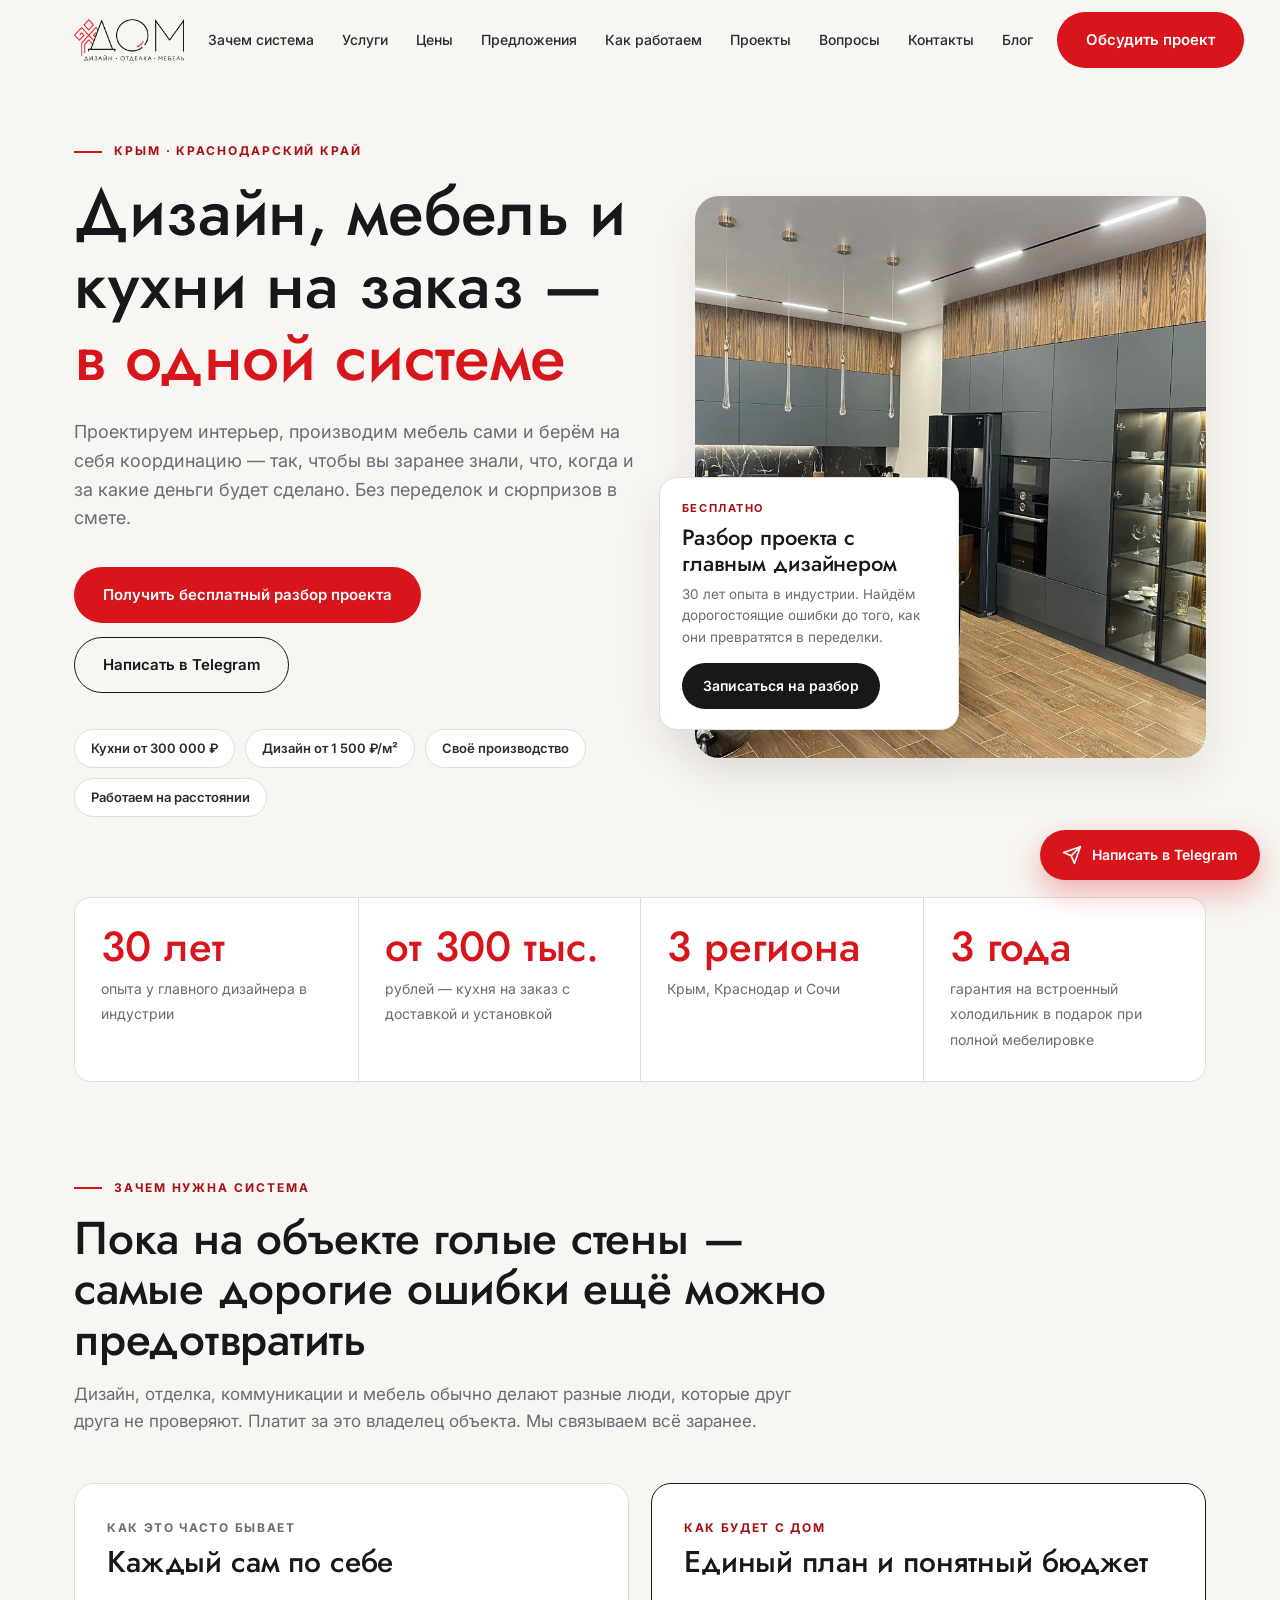
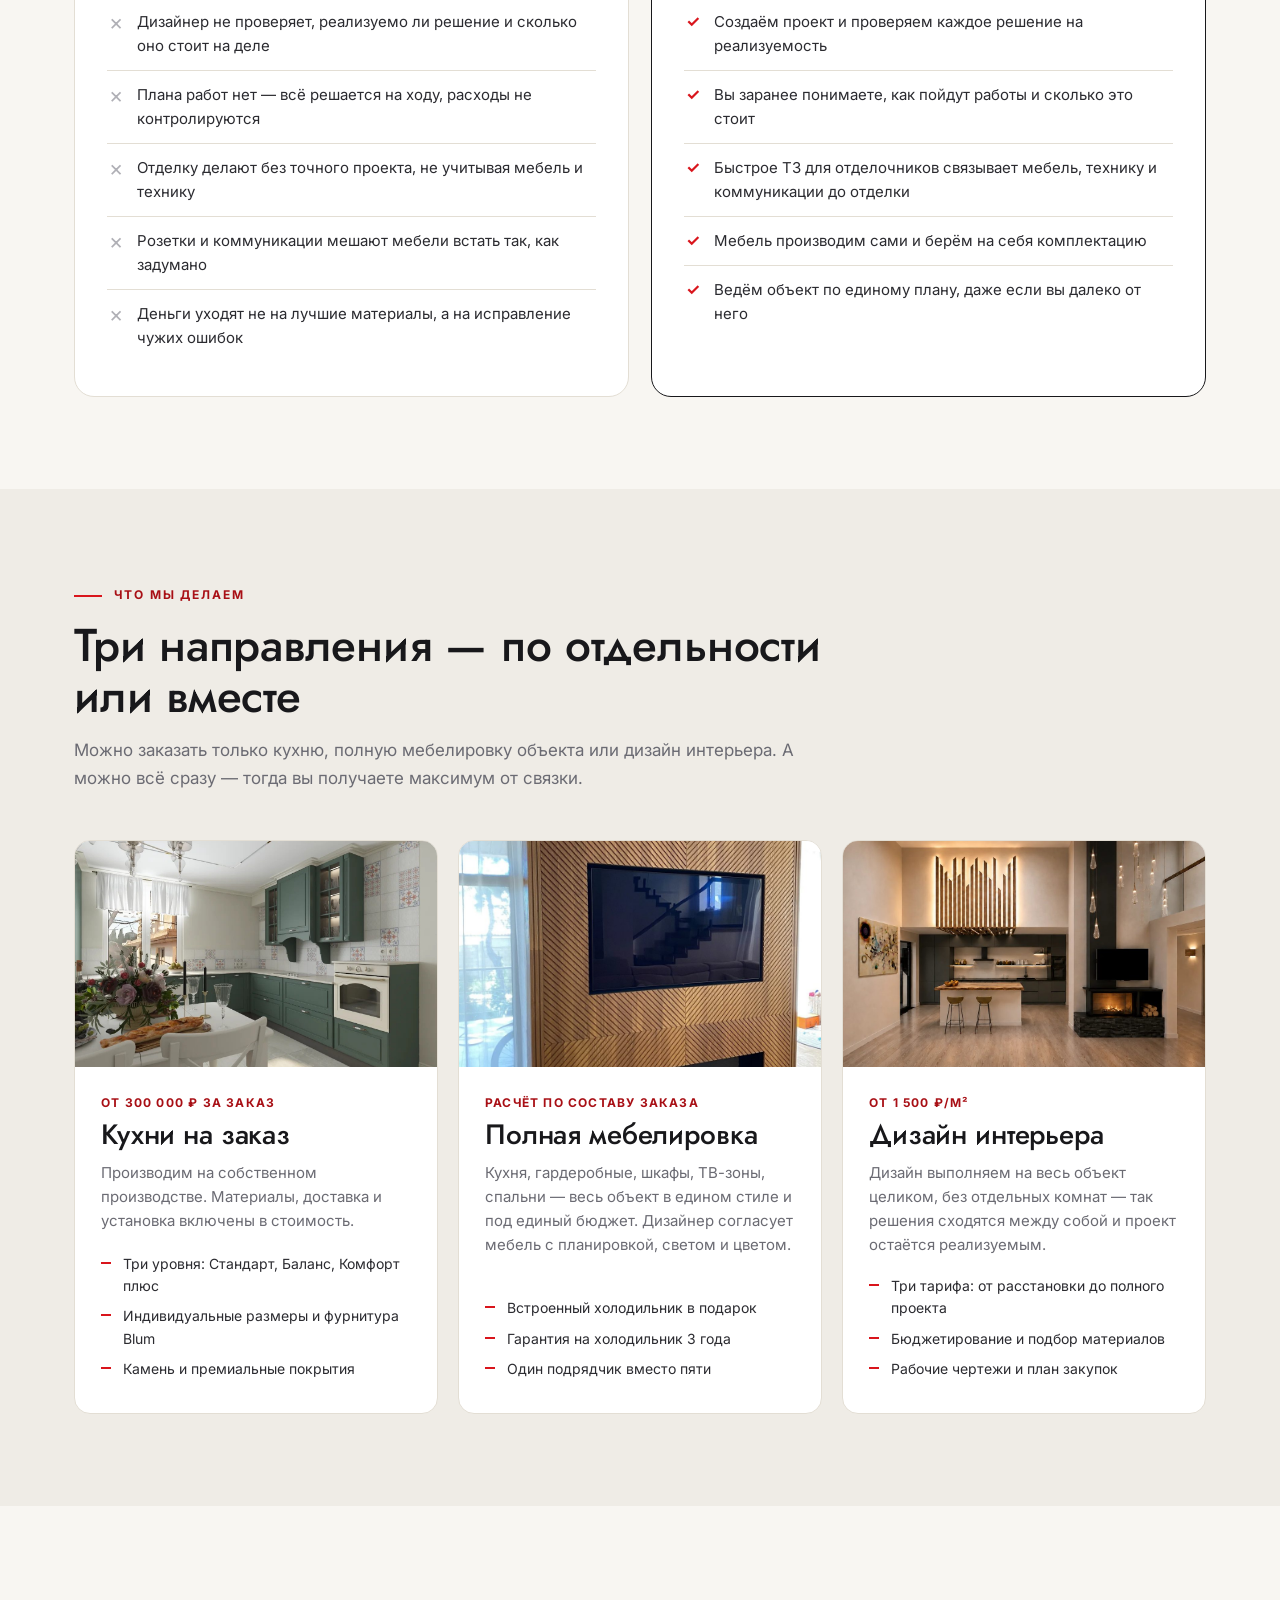
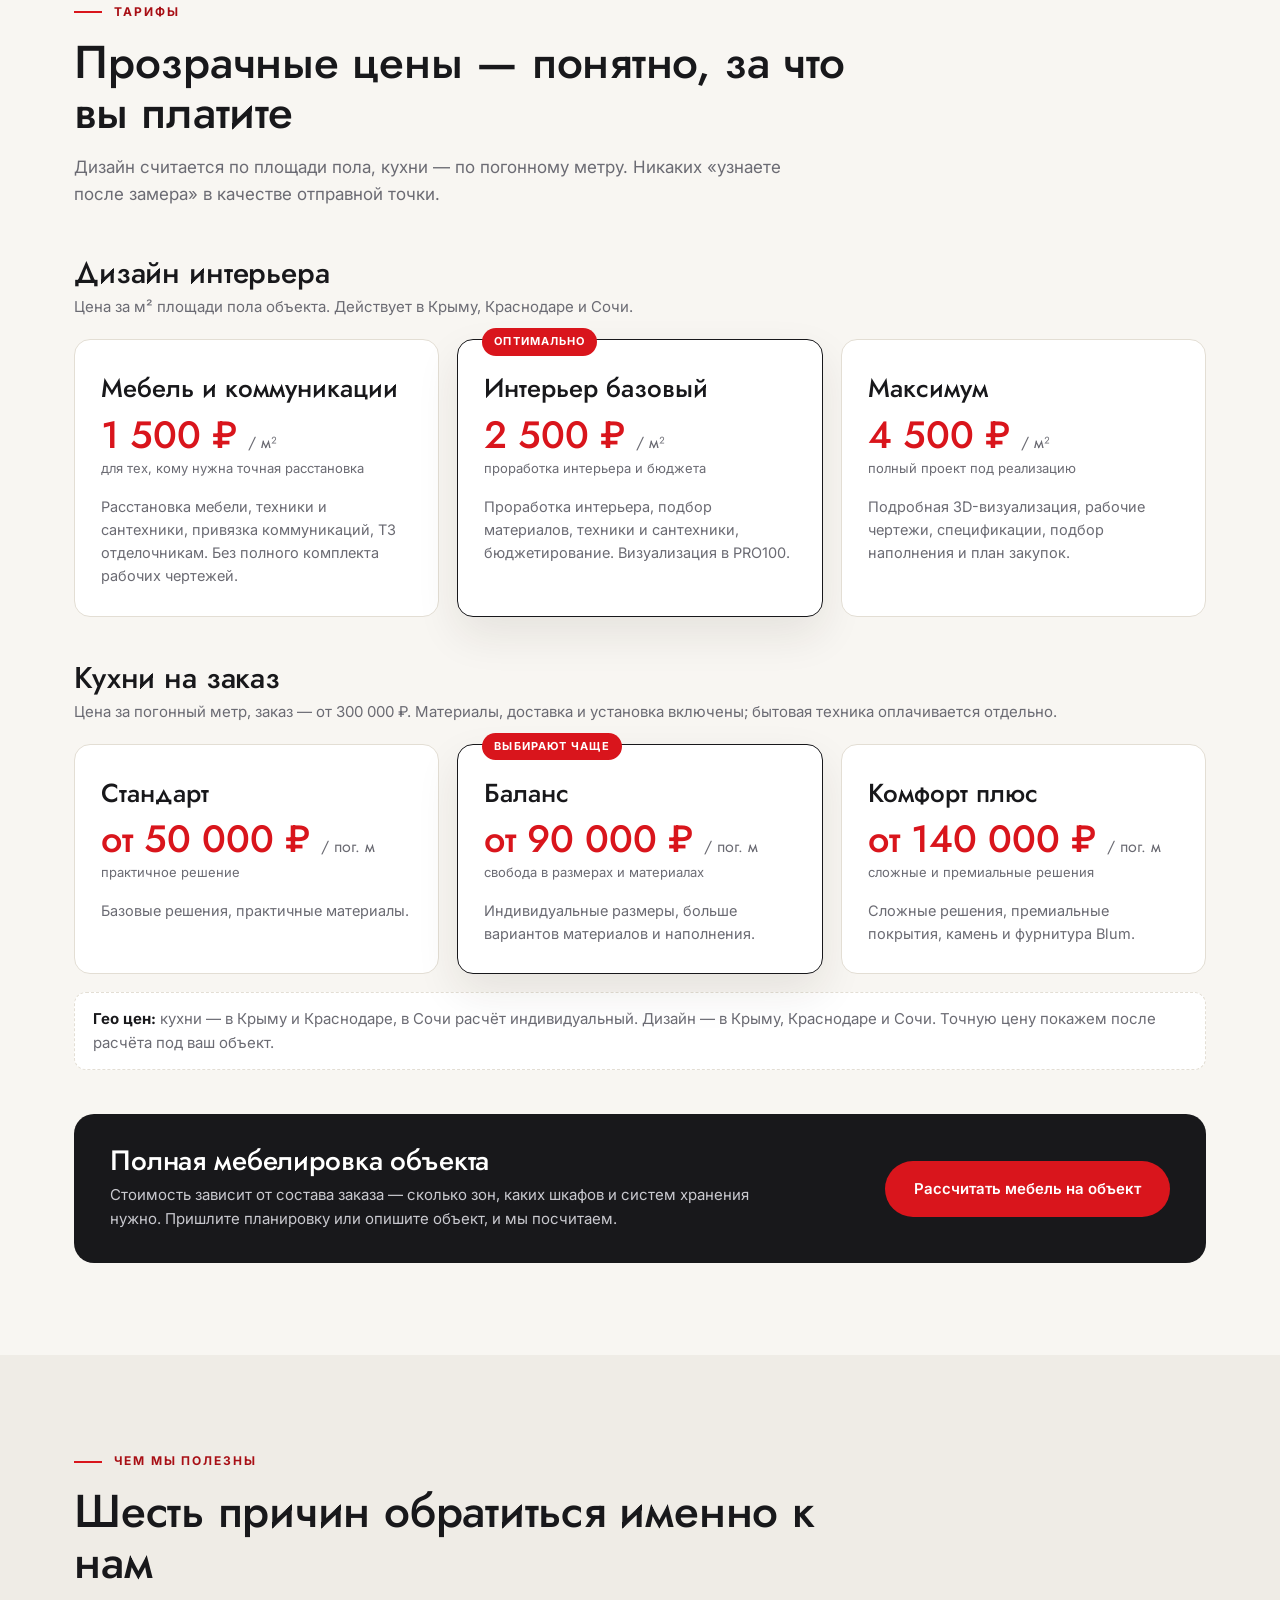
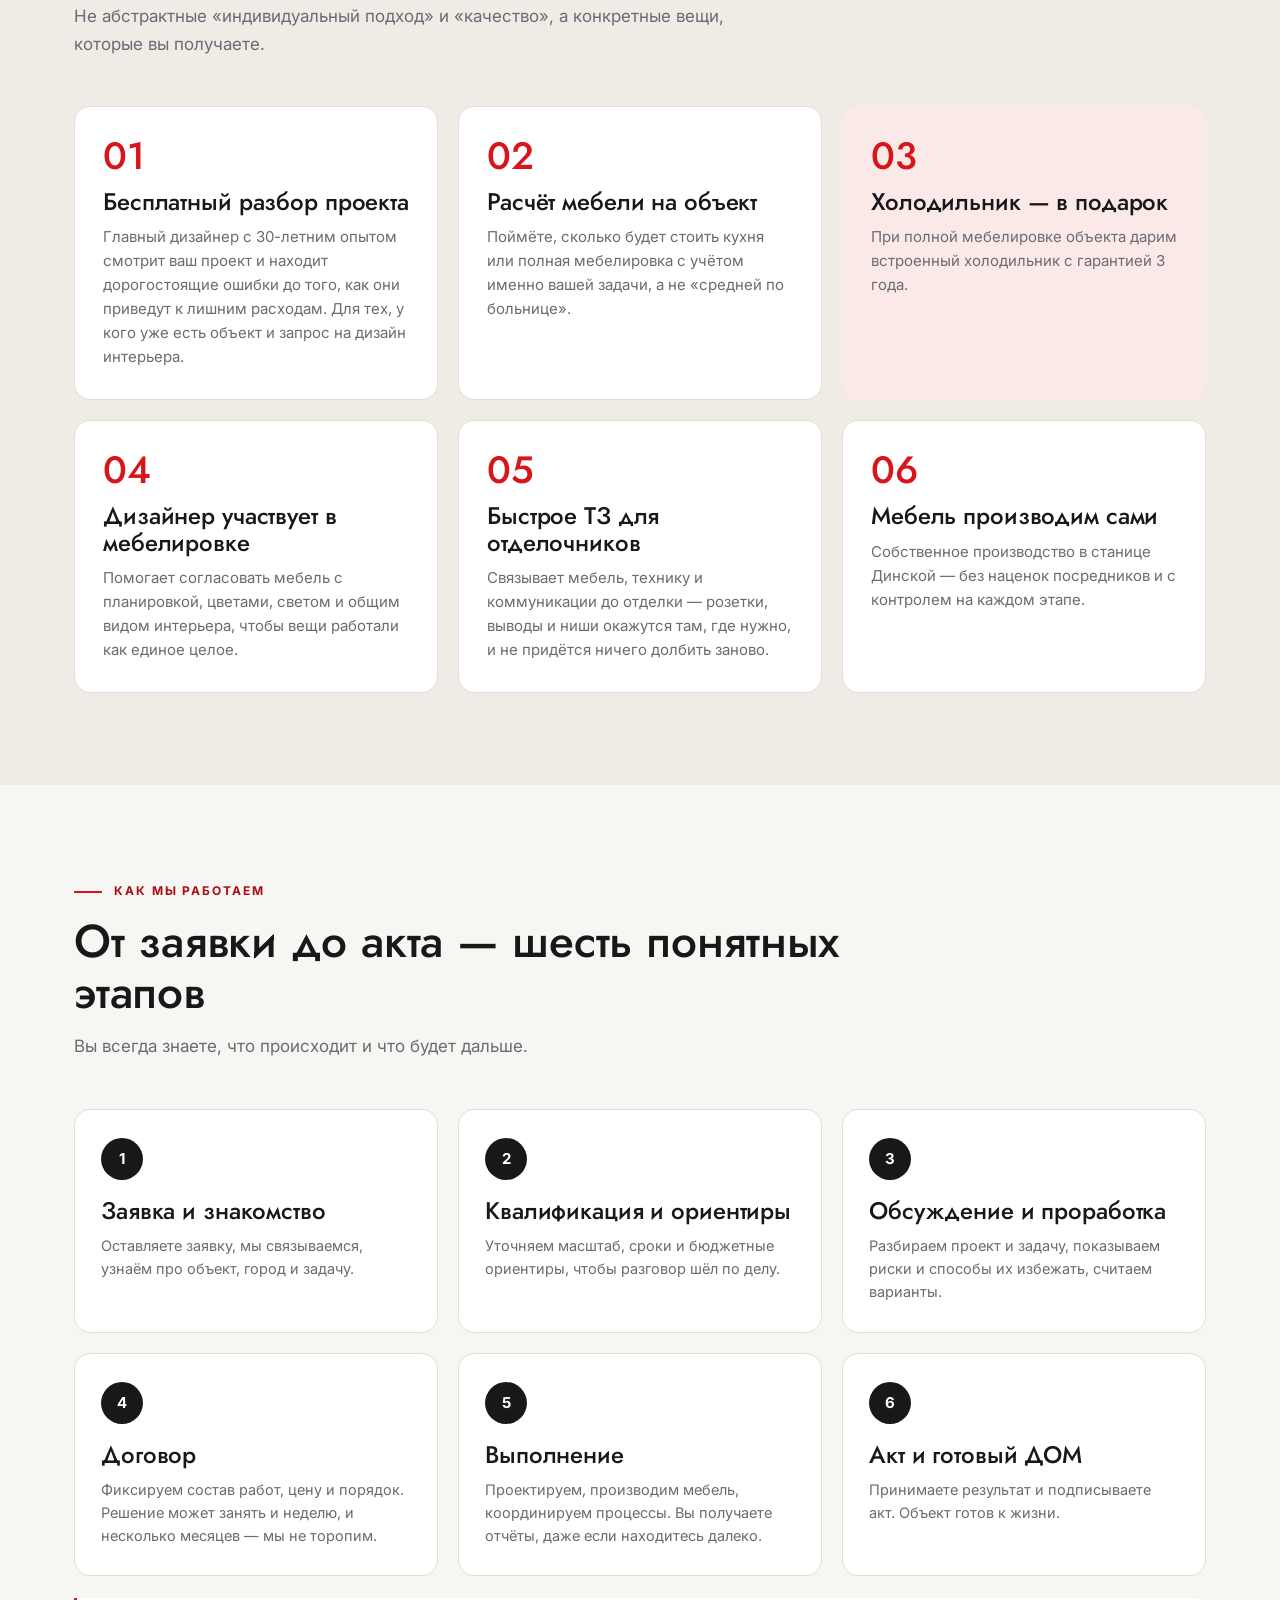
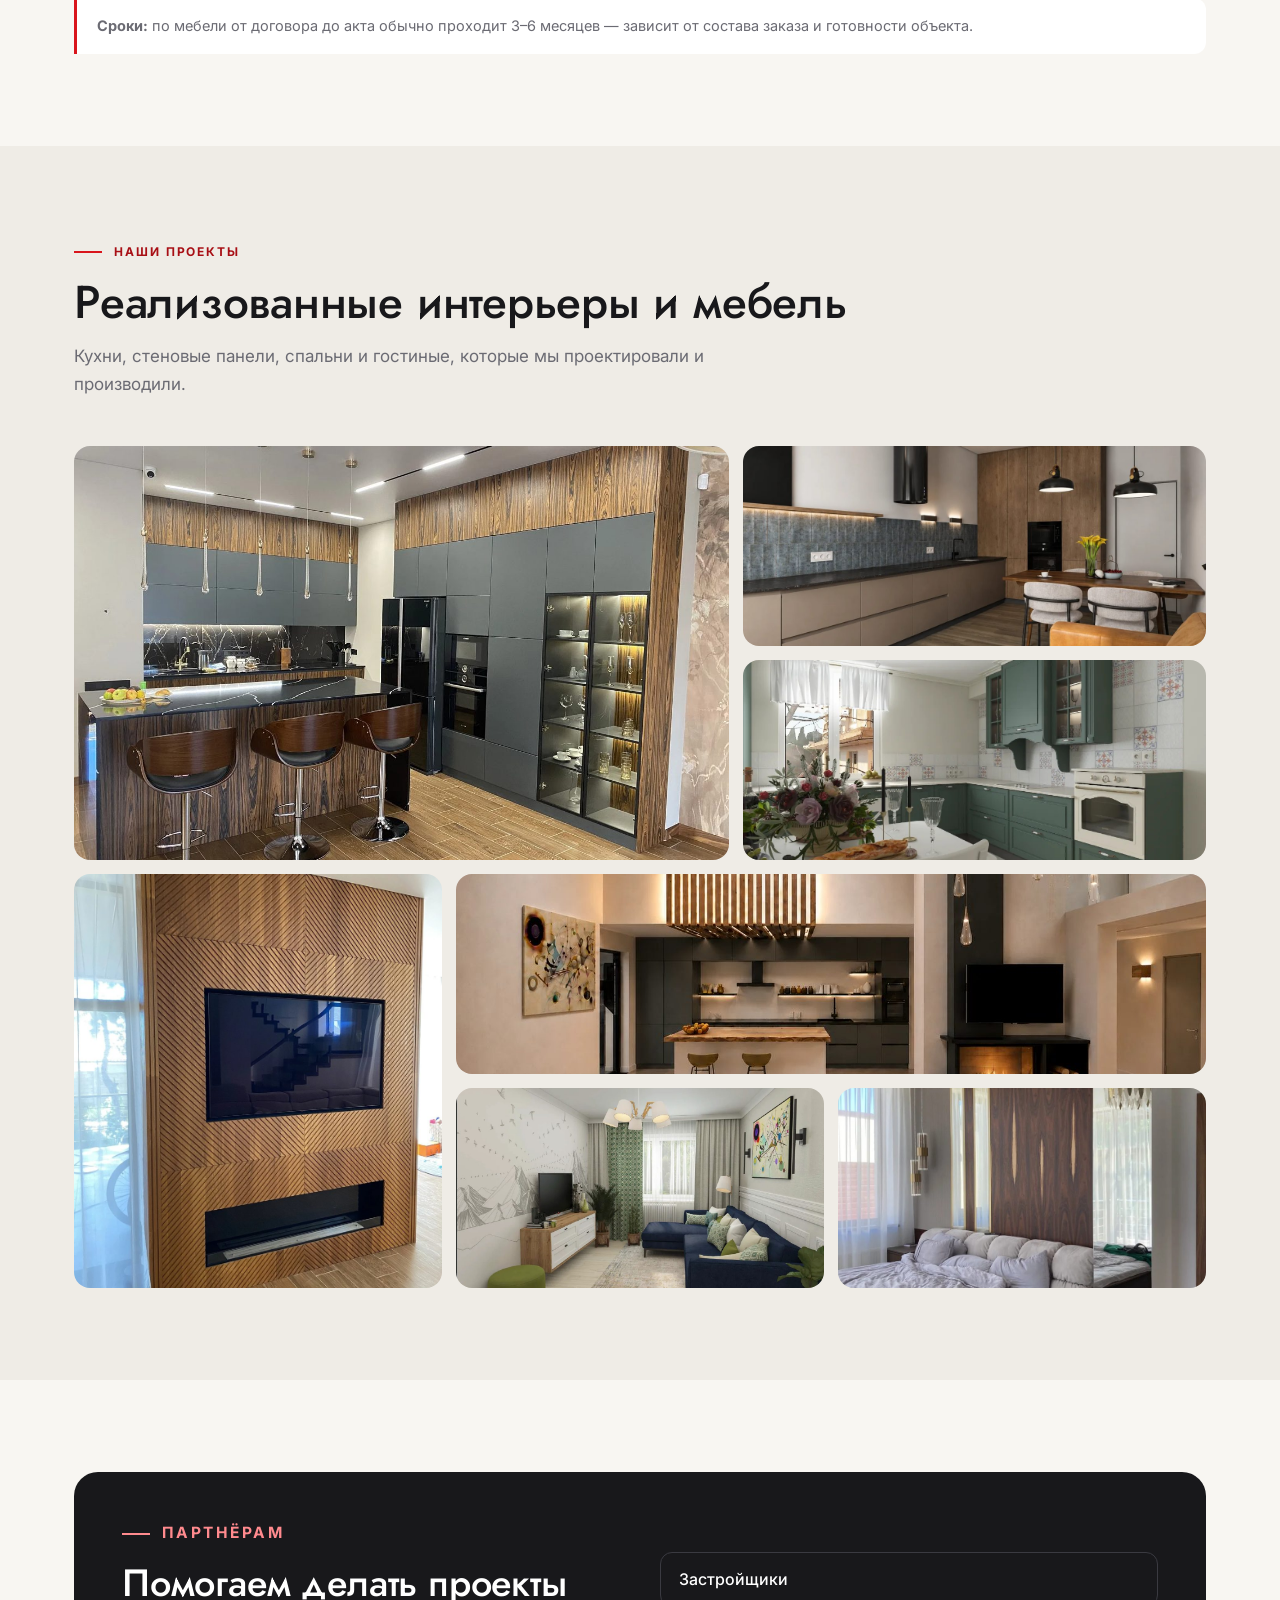
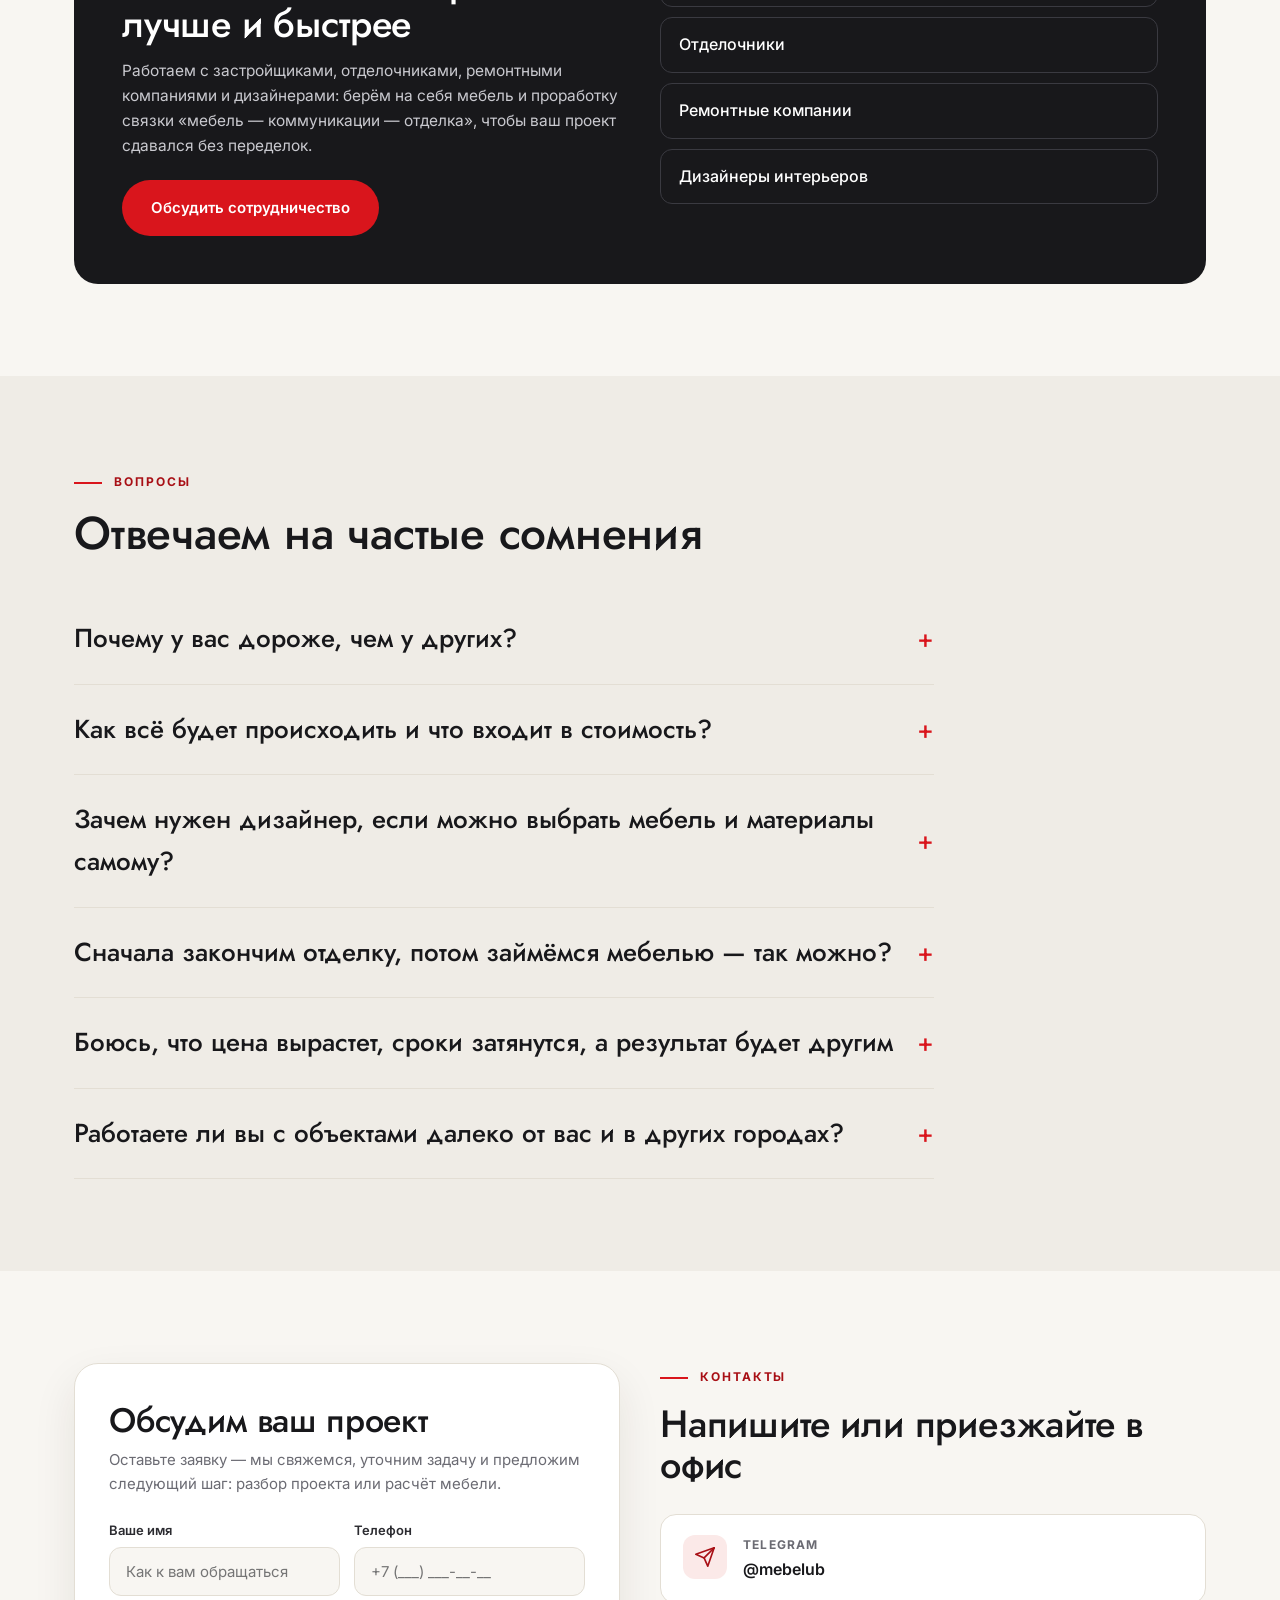
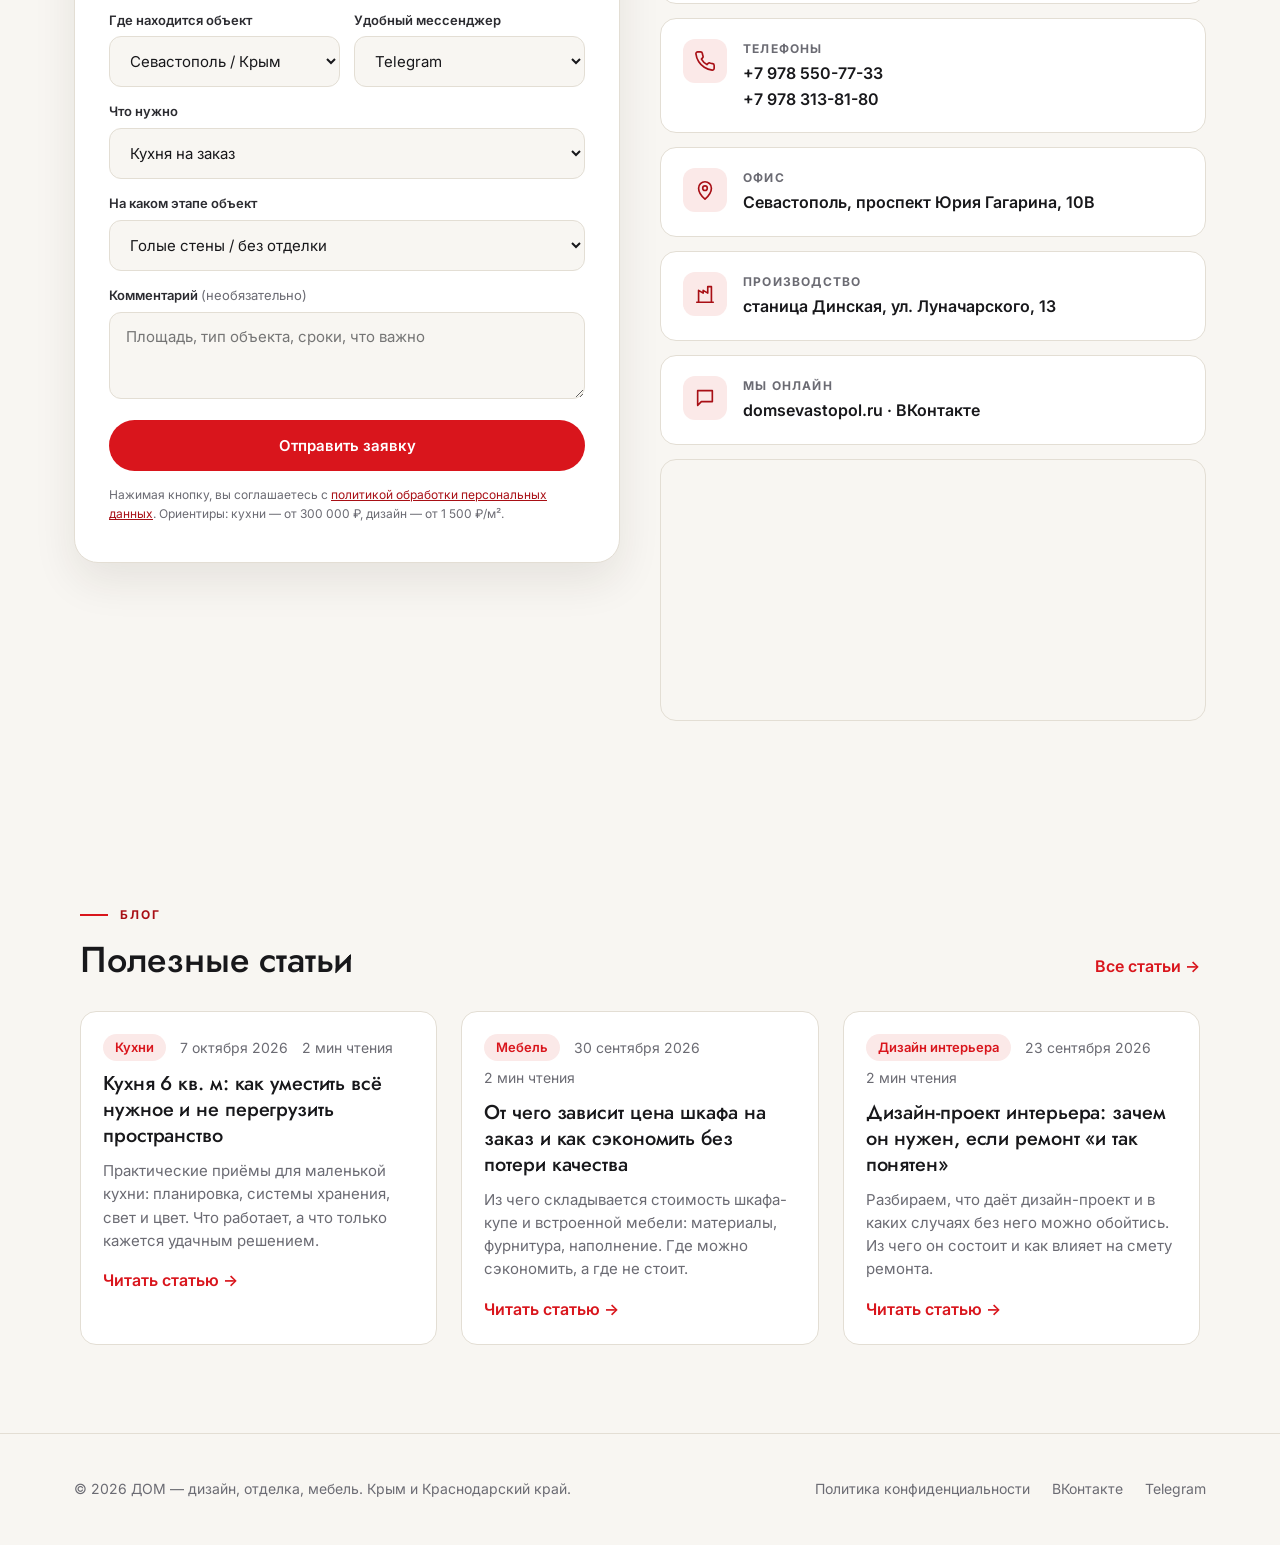
<file: index.html>
<!DOCTYPE html>
<html lang="ru">
<head>
<meta charset="UTF-8">
<meta name="viewport" content="width=device-width, initial-scale=1.0">
<title>ДЕМО блога · ДОМ — дизайн интерьера, кухни и мебель на заказ в Крыму и Краснодарском крае</title>
<meta name="description" content="ДОМ: дизайн интерьера, кухни на заказ от 300 000 ₽ и полная мебелировка объекта. Собственное производство, работаем в Крыму и Краснодарском крае. Бесплатный разбор проекта с главным дизайнером.">
<link rel="icon" href="img/favicon.png" type="image/png">
<link rel="preconnect" href="https://fonts.googleapis.com">
<link rel="preconnect" href="https://fonts.gstatic.com" crossorigin>
<link href="https://fonts.googleapis.com/css2?family=Jost:wght@400;500;600&family=Inter:wght@400;500;600;700&display=swap" rel="stylesheet">
<link rel="stylesheet" href="styles.css">
<link rel="stylesheet" href="blog/blog.css">
<link rel="alternate" type="application/rss+xml" title="Блог" href="feed.xml">
</head>
<body>

<header class="header" id="header">
  <div class="header__inner">
    <a href="#top" class="logo" aria-label="ДОМ — дизайн, отделка, мебель">
      <img src="img/logo.png" alt="ДОМ — дизайн, отделка, мебель">
    </a>
    <nav class="nav" id="nav">
      <a href="#pain">Зачем система</a>
      <a href="#services">Услуги</a>
      <a href="#prices">Цены</a>
      <a href="#offers">Предложения</a>
      <a href="#process">Как работаем</a>
      <a href="#portfolio">Проекты</a>
      <a href="#faq">Вопросы</a>
      <a href="#contact">Контакты</a>
    <!-- BLOGNAV:START --><a href="blog/">Блог</a><!-- BLOGNAV:END --></nav>
    <div class="header__right">
      <a href="tel:+79785507733" class="header__phone">+7 978 550-77-33</a>
      <a href="#contact" class="btn btn--primary">Обсудить проект</a>
      <button class="burger" id="burger" aria-label="Меню"><span></span></button>
    </div>
  </div>
</header>

<main id="top">

<!-- HERO -->
<section class="hero">
  <div class="container hero__grid">
    <div>
      <p class="section-tag">Крым · Краснодарский край</p>
      <h1>Дизайн, мебель и кухни на заказ — <em>в одной системе</em></h1>
      <p class="hero__lead">Проектируем интерьер, производим мебель сами и берём на себя координацию — так, чтобы вы заранее знали, что, когда и за какие деньги будет сделано. Без переделок и сюрпризов в смете.</p>
      <div class="hero__cta">
        <a href="#contact" class="btn btn--primary">Получить бесплатный разбор проекта</a>
        <a href="https://t.me/mebelub" target="_blank" rel="noopener" class="btn btn--outline">Написать в Telegram</a>
      </div>
      <div class="hero__chips">
        <span class="chip">Кухни от 300 000 ₽</span>
        <span class="chip">Дизайн от 1 500 ₽/м²</span>
        <span class="chip">Своё производство</span>
        <span class="chip">Работаем на расстоянии</span>
      </div>
    </div>
    <div class="hero__visual">
      <div class="hero__photo"><img src="img/p7.jpg" alt="Кухня-остров на заказ в интерьере частного дома" fetchpriority="high"></div>
      <aside class="hero__card">
        <p class="hero__card-tag">Бесплатно</p>
        <h3>Разбор проекта с главным дизайнером</h3>
        <p>30 лет опыта в индустрии. Найдём дорогостоящие ошибки до того, как они превратятся в переделки.</p>
        <a href="#contact" class="btn btn--dark">Записаться на разбор</a>
      </aside>
    </div>
  </div>
</section>

<!-- STATS -->
<section class="stats">
  <div class="container">
    <div class="stats__row">
      <div class="stat"><b>30 лет</b><span>опыта у главного дизайнера в индустрии</span></div>
      <div class="stat"><b>от 300 тыс.</b><span>рублей — кухня на заказ с доставкой и установкой</span></div>
      <div class="stat"><b>3 региона</b><span>Крым, Краснодар и Сочи</span></div>
      <div class="stat"><b>3 года</b><span>гарантия на встроенный холодильник в подарок при полной мебелировке</span></div>
    </div>
  </div>
</section>

<!-- PAIN -->
<section id="pain">
  <div class="container">
    <p class="section-tag">Зачем нужна система</p>
    <h2 class="section-title">Пока на объекте голые стены — самые дорогие ошибки ещё можно предотвратить</h2>
    <p class="section-lead">Дизайн, отделка, коммуникации и мебель обычно делают разные люди, которые друг друга не проверяют. Платит за это владелец объекта. Мы связываем всё заранее.</p>
    <div class="versus">
      <div class="versus__col">
        <p class="versus__label">Как это часто бывает</p>
        <h3>Каждый сам по себе</h3>
        <ul>
          <li>Дизайнер не проверяет, реализуемо ли решение и сколько оно стоит на деле</li>
          <li>Плана работ нет — всё решается на ходу, расходы не контролируются</li>
          <li>Отделку делают без точного проекта, не учитывая мебель и технику</li>
          <li>Розетки и коммуникации мешают мебели встать так, как задумано</li>
          <li>Деньги уходят не на лучшие материалы, а на исправление чужих ошибок</li>
        </ul>
      </div>
      <div class="versus__col versus__col--good">
        <p class="versus__label">Как будет с ДОМ</p>
        <h3>Единый план и понятный бюджет</h3>
        <ul>
          <li>Создаём проект и проверяем каждое решение на реализуемость</li>
          <li>Вы заранее понимаете, как пойдут работы и сколько это стоит</li>
          <li>Быстрое ТЗ для отделочников связывает мебель, технику и коммуникации до отделки</li>
          <li>Мебель производим сами и берём на себя комплектацию</li>
          <li>Ведём объект по единому плану, даже если вы далеко от него</li>
        </ul>
      </div>
    </div>
  </div>
</section>

<!-- SERVICES -->
<section id="services" class="alt">
  <div class="container">
    <p class="section-tag">Что мы делаем</p>
    <h2 class="section-title">Три направления — по отдельности или вместе</h2>
    <p class="section-lead">Можно заказать только кухню, полную мебелировку объекта или дизайн интерьера. А можно всё сразу — тогда вы получаете максимум от связки.</p>
    <div class="srv-grid">
      <article class="srv">
        <div class="srv__img"><img src="img/p5.jpg" alt="Кухня в глубоком зелёном цвете с фасадами на заказ" loading="lazy"></div>
        <div class="srv__body">
          <p class="srv__price">от 300 000 ₽ за заказ</p>
          <h3>Кухни на заказ</h3>
          <p>Производим на собственном производстве. Материалы, доставка и установка включены в стоимость.</p>
          <ul>
            <li>Три уровня: Стандарт, Баланс, Комфорт плюс</li>
            <li>Индивидуальные размеры и фурнитура Blum</li>
            <li>Камень и премиальные покрытия</li>
          </ul>
        </div>
      </article>
      <article class="srv">
        <div class="srv__img"><img src="img/p6.jpg" alt="Мебельная стеновая панель из шпона с нишей под ТВ и биокамин" loading="lazy"></div>
        <div class="srv__body">
          <p class="srv__price">Расчёт по составу заказа</p>
          <h3>Полная мебелировка</h3>
          <p>Кухня, гардеробные, шкафы, ТВ-зоны, спальни — весь объект в едином стиле и под единый бюджет. Дизайнер согласует мебель с планировкой, светом и цветом.</p>
          <ul>
            <li>Встроенный холодильник в подарок</li>
            <li>Гарантия на холодильник 3 года</li>
            <li>Один подрядчик вместо пяти</li>
          </ul>
        </div>
      </article>
      <article class="srv">
        <div class="srv__img"><img src="img/p1.jpg" alt="Интерьер загородного дома: кухня-гостиная с камином" loading="lazy"></div>
        <div class="srv__body">
          <p class="srv__price">от 1 500 ₽/м²</p>
          <h3>Дизайн интерьера</h3>
          <p>Дизайн выполняем на весь объект целиком, без отдельных комнат — так решения сходятся между собой и проект остаётся реализуемым.</p>
          <ul>
            <li>Три тарифа: от расстановки до полного проекта</li>
            <li>Бюджетирование и подбор материалов</li>
            <li>Рабочие чертежи и план закупок</li>
          </ul>
        </div>
      </article>
    </div>
  </div>
</section>

<!-- PRICES -->
<section id="prices">
  <div class="container">
    <p class="section-tag">Тарифы</p>
    <h2 class="section-title">Прозрачные цены — понятно, за что вы платите</h2>
    <p class="section-lead">Дизайн считается по площади пола, кухни — по погонному метру. Никаких «узнаете после замера» в качестве отправной точки.</p>

    <div class="price-block">
      <h3>Дизайн интерьера</h3>
      <p>Цена за м² площади пола объекта. Действует в Крыму, Краснодаре и Сочи.</p>
      <div class="tariffs">
        <div class="tariff">
          <p class="tariff__name">Мебель и коммуникации</p>
          <p class="tariff__price">1 500 ₽ <small>/ м²</small></p>
          <p class="tariff__unit">для тех, кому нужна точная расстановка</p>
          <p>Расстановка мебели, техники и сантехники, привязка коммуникаций, ТЗ отделочникам. Без полного комплекта рабочих чертежей.</p>
        </div>
        <div class="tariff tariff--hit">
          <span class="tariff__badge">Оптимально</span>
          <p class="tariff__name">Интерьер базовый</p>
          <p class="tariff__price">2 500 ₽ <small>/ м²</small></p>
          <p class="tariff__unit">проработка интерьера и бюджета</p>
          <p>Проработка интерьера, подбор материалов, техники и сантехники, бюджетирование. Визуализация в PRO100.</p>
        </div>
        <div class="tariff">
          <p class="tariff__name">Максимум</p>
          <p class="tariff__price">4 500 ₽ <small>/ м²</small></p>
          <p class="tariff__unit">полный проект под реализацию</p>
          <p>Подробная 3D-визуализация, рабочие чертежи, спецификации, подбор наполнения и план закупок.</p>
        </div>
      </div>
    </div>

    <div class="price-block">
      <h3>Кухни на заказ</h3>
      <p>Цена за погонный метр, заказ — от 300 000 ₽. Материалы, доставка и установка включены; бытовая техника оплачивается отдельно.</p>
      <div class="tariffs">
        <div class="tariff">
          <p class="tariff__name">Стандарт</p>
          <p class="tariff__price">от 50 000 ₽ <small>/ пог. м</small></p>
          <p class="tariff__unit">практичное решение</p>
          <p>Базовые решения, практичные материалы.</p>
        </div>
        <div class="tariff tariff--hit">
          <span class="tariff__badge">Выбирают чаще</span>
          <p class="tariff__name">Баланс</p>
          <p class="tariff__price">от 90 000 ₽ <small>/ пог. м</small></p>
          <p class="tariff__unit">свобода в размерах и материалах</p>
          <p>Индивидуальные размеры, больше вариантов материалов и наполнения.</p>
        </div>
        <div class="tariff">
          <p class="tariff__name">Комфорт плюс</p>
          <p class="tariff__price">от 140 000 ₽ <small>/ пог. м</small></p>
          <p class="tariff__unit">сложные и премиальные решения</p>
          <p>Сложные решения, премиальные покрытия, камень и фурнитура Blum.</p>
        </div>
      </div>
      <p class="price-note"><b>Гео цен:</b> кухни — в Крыму и Краснодаре, в Сочи расчёт индивидуальный. Дизайн — в Крыму, Краснодаре и Сочи. Точную цену покажем после расчёта под ваш объект.</p>
    </div>

    <div class="furniture-row">
      <div>
        <h3>Полная мебелировка объекта</h3>
        <p>Стоимость зависит от состава заказа — сколько зон, каких шкафов и систем хранения нужно. Пришлите планировку или опишите объект, и мы посчитаем.</p>
      </div>
      <a href="#contact" class="btn btn--primary">Рассчитать мебель на объект</a>
    </div>
  </div>
</section>

<!-- OFFERS -->
<section id="offers" class="alt">
  <div class="container">
    <p class="section-tag">Чем мы полезны</p>
    <h2 class="section-title">Шесть причин обратиться именно к нам</h2>
    <p class="section-lead">Не абстрактные «индивидуальный подход» и «качество», а конкретные вещи, которые вы получаете.</p>
    <div class="offer-grid">
      <div class="offer-card">
        <div class="offer-card__num">01</div>
        <h3>Бесплатный разбор проекта</h3>
        <p>Главный дизайнер с 30-летним опытом смотрит ваш проект и находит дорогостоящие ошибки до того, как они приведут к лишним расходам. Для тех, у кого уже есть объект и запрос на дизайн интерьера.</p>
      </div>
      <div class="offer-card">
        <div class="offer-card__num">02</div>
        <h3>Расчёт мебели на объект</h3>
        <p>Поймёте, сколько будет стоить кухня или полная мебелировка с учётом именно вашей задачи, а не «средней по больнице».</p>
      </div>
      <div class="offer-card offer-card--gift">
        <div class="offer-card__num">03</div>
        <h3>Холодильник — в подарок</h3>
        <p>При полной мебелировке объекта дарим встроенный холодильник с гарантией 3 года.</p>
      </div>
      <div class="offer-card">
        <div class="offer-card__num">04</div>
        <h3>Дизайнер участвует в мебелировке</h3>
        <p>Помогает согласовать мебель с планировкой, цветами, светом и общим видом интерьера, чтобы вещи работали как единое целое.</p>
      </div>
      <div class="offer-card">
        <div class="offer-card__num">05</div>
        <h3>Быстрое ТЗ для отделочников</h3>
        <p>Связывает мебель, технику и коммуникации до отделки — розетки, выводы и ниши окажутся там, где нужно, и не придётся ничего долбить заново.</p>
      </div>
      <div class="offer-card">
        <div class="offer-card__num">06</div>
        <h3>Мебель производим сами</h3>
        <p>Собственное производство в станице Динской — без наценок посредников и с контролем на каждом этапе.</p>
      </div>
    </div>
  </div>
</section>

<!-- PROCESS -->
<section id="process">
  <div class="container">
    <p class="section-tag">Как мы работаем</p>
    <h2 class="section-title">От заявки до акта — шесть понятных этапов</h2>
    <p class="section-lead">Вы всегда знаете, что происходит и что будет дальше.</p>
    <div class="steps">
      <div class="step">
        <span class="step__n">1</span>
        <h3>Заявка и знакомство</h3>
        <p>Оставляете заявку, мы связываемся, узнаём про объект, город и задачу.</p>
      </div>
      <div class="step">
        <span class="step__n">2</span>
        <h3>Квалификация и ориентиры</h3>
        <p>Уточняем масштаб, сроки и бюджетные ориентиры, чтобы разговор шёл по делу.</p>
      </div>
      <div class="step">
        <span class="step__n">3</span>
        <h3>Обсуждение и проработка</h3>
        <p>Разбираем проект и задачу, показываем риски и способы их избежать, считаем варианты.</p>
      </div>
      <div class="step">
        <span class="step__n">4</span>
        <h3>Договор</h3>
        <p>Фиксируем состав работ, цену и порядок. Решение может занять и неделю, и несколько месяцев — мы не торопим.</p>
      </div>
      <div class="step">
        <span class="step__n">5</span>
        <h3>Выполнение</h3>
        <p>Проектируем, производим мебель, координируем процессы. Вы получаете отчёты, даже если находитесь далеко.</p>
      </div>
      <div class="step">
        <span class="step__n">6</span>
        <h3>Акт и готовый ДОМ</h3>
        <p>Принимаете результат и подписываете акт. Объект готов к жизни.</p>
      </div>
    </div>
    <p class="terms"><b>Сроки:</b> по мебели от договора до акта обычно проходит 3–6 месяцев — зависит от состава заказа и готовности объекта.</p>
  </div>
</section>

<!-- PORTFOLIO -->
<section id="portfolio" class="alt">
  <div class="container">
    <p class="section-tag">Наши проекты</p>
    <h2 class="section-title">Реализованные интерьеры и мебель</h2>
    <p class="section-lead">Кухни, стеновые панели, спальни и гостиные, которые мы проектировали и производили.</p>
    <div class="gallery">
      <figure class="g1"><img src="img/p7.jpg" alt="Кухня с островом и подсветкой витрины" loading="lazy"></figure>
      <figure class="g2"><img src="img/p4.jpg" alt="Кухня с бежевыми фасадами и деревянной панелью" loading="lazy"></figure>
      <figure class="g3"><img src="img/p5.jpg" alt="Зелёная кухня с крашеными фасадами" loading="lazy"></figure>
      <figure class="g4"><img src="img/p6.jpg" alt="Стеновая панель из шпона с нишей под ТВ и камином" loading="lazy"></figure>
      <figure class="g5"><img src="img/p1.jpg" alt="Гостиная-кухня в загородном доме" loading="lazy"></figure>
      <figure class="g6"><img src="img/p2.jpg" alt="Гостиная с мебелью на заказ" loading="lazy"></figure>
      <figure class="g7"><img src="img/p3.jpg" alt="Спальня с деревянной стеновой панелью" loading="lazy"></figure>
    </div>
  </div>
</section>

<!-- PARTNERS -->
<section id="partners">
  <div class="container">
    <div class="partners">
      <div>
        <p class="section-tag">Партнёрам</p>
        <h2>Помогаем делать проекты лучше и быстрее</h2>
        <p>Работаем с застройщиками, отделочниками, ремонтными компаниями и дизайнерами: берём на себя мебель и проработку связки «мебель — коммуникации — отделка», чтобы ваш проект сдавался без переделок.</p>
        <a href="https://t.me/mebelub" target="_blank" rel="noopener" class="btn btn--primary">Обсудить сотрудничество</a>
      </div>
      <div class="partners__list">
        <div>Застройщики</div>
        <div>Отделочники</div>
        <div>Ремонтные компании</div>
        <div>Дизайнеры интерьеров</div>
      </div>
    </div>
  </div>
</section>

<!-- FAQ -->
<section id="faq" class="alt">
  <div class="container">
    <p class="section-tag">Вопросы</p>
    <h2 class="section-title">Отвечаем на частые сомнения</h2>
    <div class="faq" style="margin-top:36px">
      <details class="faq__item">
        <summary>Почему у вас дороже, чем у других?</summary>
        <p>Мы показываем полную стоимость: материалы, доставка и установка кухни включены, а не дописаны мелким шрифтом. Разницу в цене чаще всего создают материалы, фурнитура, точность проекта и то, что заранее не посчитано. Мы разберём ваше предложение от других и покажем, чем оно отличается — вы сравните на равных.</p>
      </details>
      <details class="faq__item">
        <summary>Как всё будет происходить и что входит в стоимость?</summary>
        <p>Шесть этапов: заявка, квалификация, обсуждение, договор, выполнение, акт. В договоре фиксируем состав работ и цену. По мебели от договора до акта обычно 3–6 месяцев. Отдельно оплачивается только бытовая техника — всё остальное по кухне уже в цене.</p>
      </details>
      <details class="faq__item">
        <summary>Зачем нужен дизайнер, если можно выбрать мебель и материалы самому?</summary>
        <p>Выбрать можно, но собрать в реализуемую систему сложно: мебель должна встать по планировке, совпасть с розетками, выводами и светом, а бюджет — не выйти за пределы. Дизайнер проверяет это заранее. Одна переделанная стена или неподошедшая кухня обходятся дороже проекта.</p>
      </details>
      <details class="faq__item">
        <summary>Сначала закончим отделку, потом займёмся мебелью — так можно?</summary>
        <p>Можно, но это самый дорогой путь. Розетки, выводы воды и вентиляции, ниши и подсветка должны быть привязаны к мебели до отделки. Быстрое ТЗ для отделочников закрывает эту проблему и не откладывает старт работ.</p>
      </details>
      <details class="faq__item">
        <summary>Боюсь, что цена вырастет, сроки затянутся, а результат будет другим</summary>
        <p>Поэтому мы работаем по проекту и договору: состав, материалы и цена фиксируются заранее, отклонения согласуются с вами. Если вы находитесь далеко от объекта — мы ведём его и присылаем отчёты, вы контролируете процесс на расстоянии.</p>
      </details>
      <details class="faq__item">
        <summary>Работаете ли вы с объектами далеко от вас и в других городах?</summary>
        <p>Работаем в Крыму и Краснодарском крае, включая Сочи. Дизайн можно заказать в Крыму, Краснодаре и Сочи, кухни — в Крыму и Краснодаре, а в Сочи стоимость кухни считаем индивидуально. Собственникам, которые живут в другом регионе, ведём объект удалённо.</p>
      </details>
    </div>
  </div>
</section>

<!-- CONTACT -->
<section id="contact">
  <div class="container contact__grid">
    <form class="form leadForm" id="leadForm" novalidate>
      <h3>Обсудим ваш проект</h3>
      <p class="form__sub">Оставьте заявку — мы свяжемся, уточним задачу и предложим следующий шаг: разбор проекта или расчёт мебели.</p>
      <input type="text" name="_gotcha" style="display:none" tabindex="-1" autocomplete="off">
      <div class="field-row">
        <div class="field">
          <label for="f-name">Ваше имя</label>
          <input type="text" id="f-name" name="name" placeholder="Как к вам обращаться" required>
        </div>
        <div class="field">
          <label for="f-phone">Телефон</label>
          <input type="tel" id="f-phone" name="phone" placeholder="+7 (___) ___-__-__" required>
        </div>
      </div>
      <div class="field-row">
        <div class="field">
          <label for="f-city">Где находится объект</label>
          <select id="f-city" name="city">
            <option value="Севастополь / Крым">Севастополь / Крым</option>
            <option value="Краснодар / Краснодарский край">Краснодар / Краснодарский край</option>
            <option value="Сочи">Сочи</option>
            <option value="Другой регион">Другой регион</option>
          </select>
        </div>
        <div class="field">
          <label for="f-messenger">Удобный мессенджер</label>
          <select id="f-messenger" name="messenger">
            <option value="Telegram">Telegram</option>
            <option value="WhatsApp">WhatsApp</option>
            <option value="MAX">MAX</option>
            <option value="Звонок">Только звонок</option>
          </select>
        </div>
      </div>
      <div class="field">
        <label for="f-need">Что нужно</label>
        <select id="f-need" name="need">
          <option value="Кухня на заказ">Кухня на заказ</option>
          <option value="Полная мебелировка объекта">Полная мебелировка объекта</option>
          <option value="Дизайн интерьера всего объекта">Дизайн интерьера всего объекта</option>
          <option value="Дизайн + мебель">Дизайн + мебель — всё вместе</option>
          <option value="Бесплатный разбор проекта">Бесплатный разбор проекта</option>
          <option value="Партнёрство">Партнёрство (застройщик, отделочник, дизайнер)</option>
        </select>
      </div>
      <div class="field">
        <label for="f-stage">На каком этапе объект</label>
        <select id="f-stage" name="stage">
          <option value="Голые стены / ещё без отделки">Голые стены / без отделки</option>
          <option value="Идёт отделка">Идёт отделка</option>
          <option value="Отделка завершена">Отделка завершена</option>
          <option value="Ещё нет объекта / только выбираю">Объекта ещё нет, присматриваюсь</option>
        </select>
      </div>
      <div class="field">
        <label for="f-comment">Комментарий <span style="font-weight:400;color:var(--clr-text-soft)">(необязательно)</span></label>
        <textarea id="f-comment" name="comment" rows="3" placeholder="Площадь, тип объекта, сроки, что важно"></textarea>
      </div>
      <button type="submit" class="btn btn--primary btn--block">Отправить заявку</button>
      <p class="form__agree">Нажимая кнопку, вы соглашаетесь с <a href="privacy.html" target="_blank">политикой обработки персональных данных</a>. Ориентиры: кухни — от 300 000 ₽, дизайн — от 1 500 ₽/м².</p>
    </form>

    <div>
      <p class="section-tag">Контакты</p>
      <h2 class="section-title" style="font-size:38px">Напишите или приезжайте в офис</h2>
      <div class="contacts" style="margin-top:28px">
        <div class="contact-card">
          <div class="contact-card__icon"><svg viewBox="0 0 24 24" fill="none" stroke="currentColor" stroke-width="1.8" stroke-linecap="round" stroke-linejoin="round"><path d="m22 2-7 20-4-9-9-4z"/><path d="M22 2 11 13"/></svg></div>
          <div><small>Telegram</small><b><a href="https://t.me/mebelub" target="_blank" rel="noopener">@mebelub</a></b></div>
        </div>
        <div class="contact-card">
          <div class="contact-card__icon"><svg viewBox="0 0 24 24" fill="none" stroke="currentColor" stroke-width="1.8" stroke-linecap="round" stroke-linejoin="round"><path d="M22 16.9v3a2 2 0 0 1-2.2 2 19.8 19.8 0 0 1-8.6-3.1 19.5 19.5 0 0 1-6-6A19.8 19.8 0 0 1 2.1 4.2 2 2 0 0 1 4.1 2h3a2 2 0 0 1 2 1.7c.1 1 .4 1.9.7 2.8a2 2 0 0 1-.5 2.1L8.1 9.9a16 16 0 0 0 6 6l1.3-1.3a2 2 0 0 1 2.1-.4c.9.3 1.8.6 2.8.7a2 2 0 0 1 1.7 2z"/></svg></div>
          <div><small>Телефоны</small><b><a href="tel:+79785507733">+7 978 550-77-33</a><br><a href="tel:+79783138180">+7 978 313-81-80</a></b></div>
        </div>
        <div class="contact-card">
          <div class="contact-card__icon"><svg viewBox="0 0 24 24" fill="none" stroke="currentColor" stroke-width="1.8" stroke-linecap="round" stroke-linejoin="round"><path d="M12 22s7-6.2 7-12a7 7 0 1 0-14 0c0 5.8 7 12 7 12z"/><circle cx="12" cy="10" r="2.5"/></svg></div>
          <div><small>Офис</small><b>Севастополь, проспект Юрия Гагарина, 10В</b></div>
        </div>
        <div class="contact-card">
          <div class="contact-card__icon"><svg viewBox="0 0 24 24" fill="none" stroke="currentColor" stroke-width="1.8" stroke-linecap="round" stroke-linejoin="round"><path d="M3 21h18"/><path d="M5 21V8l5 3V8l5 3V4h4v17"/></svg></div>
          <div><small>Производство</small><b>станица Динская, ул. Луначарского, 13</b></div>
        </div>
        <div class="contact-card">
          <div class="contact-card__icon"><svg viewBox="0 0 24 24" fill="none" stroke="currentColor" stroke-width="1.8" stroke-linecap="round" stroke-linejoin="round"><path d="M4 4h16v12H8l-4 4z"/></svg></div>
          <div><small>Мы онлайн</small><b><a href="https://domsevastopol.ru" target="_blank" rel="noopener">domsevastopol.ru</a> · <a href="https://vk.com/interierum_sev" target="_blank" rel="noopener">ВКонтакте</a></b></div>
        </div>
        <div class="map">
          <iframe src="https://yandex.ru/map-widget/v1/?text=%D0%A1%D0%B5%D0%B2%D0%B0%D1%81%D1%82%D0%BE%D0%BF%D0%BE%D0%BB%D1%8C%2C%20%D0%BF%D1%80%D0%BE%D1%81%D0%BF%D0%B5%D0%BA%D1%82%20%D0%AE%D1%80%D0%B8%D1%8F%20%D0%93%D0%B0%D0%B3%D0%B0%D1%80%D0%B8%D0%BD%D0%B0%2C%2010%D0%92&z=15" title="Карта: офис ДОМ в Севастополе" loading="lazy"></iframe>
        </div>
      </div>
    </div>
  </div>
</section>

<!-- BLOG:START -->
<section class="b-home" id="blog">
  <div class="container">
    <div class="b-home__head"><div><p class="section-tag">Блог</p><h2>Полезные статьи</h2></div><a class="b-more" href="blog/">Все статьи</a></div>
    <div class="b-grid"><article class="b-card">
  
  <div class="b-card__body">
    <div class="b-meta"><span class="b-chip">Кухни</span><time datetime="2026-10-07">7 октября 2026</time><span>2 мин чтения</span></div>
    <h3><a href="blog/kuhnya-6-metrov/">Кухня 6 кв. м: как уместить всё нужное и не перегрузить пространство</a></h3>
    <p>Практические приёмы для маленькой кухни: планировка, системы хранения, свет и цвет. Что работает, а что только кажется удачным решением.</p>
    <a class="b-more" href="blog/kuhnya-6-metrov/">Читать статью</a>
  </div>
</article><article class="b-card">
  
  <div class="b-card__body">
    <div class="b-meta"><span class="b-chip">Мебель</span><time datetime="2026-09-30">30 сентября 2026</time><span>2 мин чтения</span></div>
    <h3><a href="blog/cena-shkafa-na-zakaz/">От чего зависит цена шкафа на заказ и как сэкономить без потери качества</a></h3>
    <p>Из чего складывается стоимость шкафа-купе и встроенной мебели: материалы, фурнитура, наполнение. Где можно сэкономить, а где не стоит.</p>
    <a class="b-more" href="blog/cena-shkafa-na-zakaz/">Читать статью</a>
  </div>
</article><article class="b-card">
  
  <div class="b-card__body">
    <div class="b-meta"><span class="b-chip">Дизайн интерьера</span><time datetime="2026-09-23">23 сентября 2026</time><span>2 мин чтения</span></div>
    <h3><a href="blog/dizayn-proekt-zachem-nuzhen/">Дизайн-проект интерьера: зачем он нужен, если ремонт «и так понятен»</a></h3>
    <p>Разбираем, что даёт дизайн-проект и в каких случаях без него можно обойтись. Из чего он состоит и как влияет на смету ремонта.</p>
    <a class="b-more" href="blog/dizayn-proekt-zachem-nuzhen/">Читать статью</a>
  </div>
</article></div>
  </div>
</section>
<!-- BLOG:END -->
</main>

<footer class="footer">
  <div class="container footer__inner">
    <div>© <span id="year">2026</span> ДОМ — дизайн, отделка, мебель. Крым и Краснодарский край.</div>
    <div class="footer__links">
      <a href="privacy.html">Политика конфиденциальности</a>
      <a href="https://vk.com/interierum_sev" target="_blank" rel="noopener">ВКонтакте</a>
      <a href="https://t.me/mebelub" target="_blank" rel="noopener">Telegram</a>
    </div>
  </div>
</footer>

<a href="https://t.me/mebelub" target="_blank" rel="noopener" class="fab" aria-label="Написать в Telegram">
  <svg viewBox="0 0 24 24" fill="none" stroke="currentColor" stroke-width="2" stroke-linecap="round" stroke-linejoin="round"><path d="m22 2-7 20-4-9-9-4z"/><path d="M22 2 11 13"/></svg>
  <span>Написать в Telegram</span>
</a>

<script src="script.js"></script>
</body>
</html>
</file>
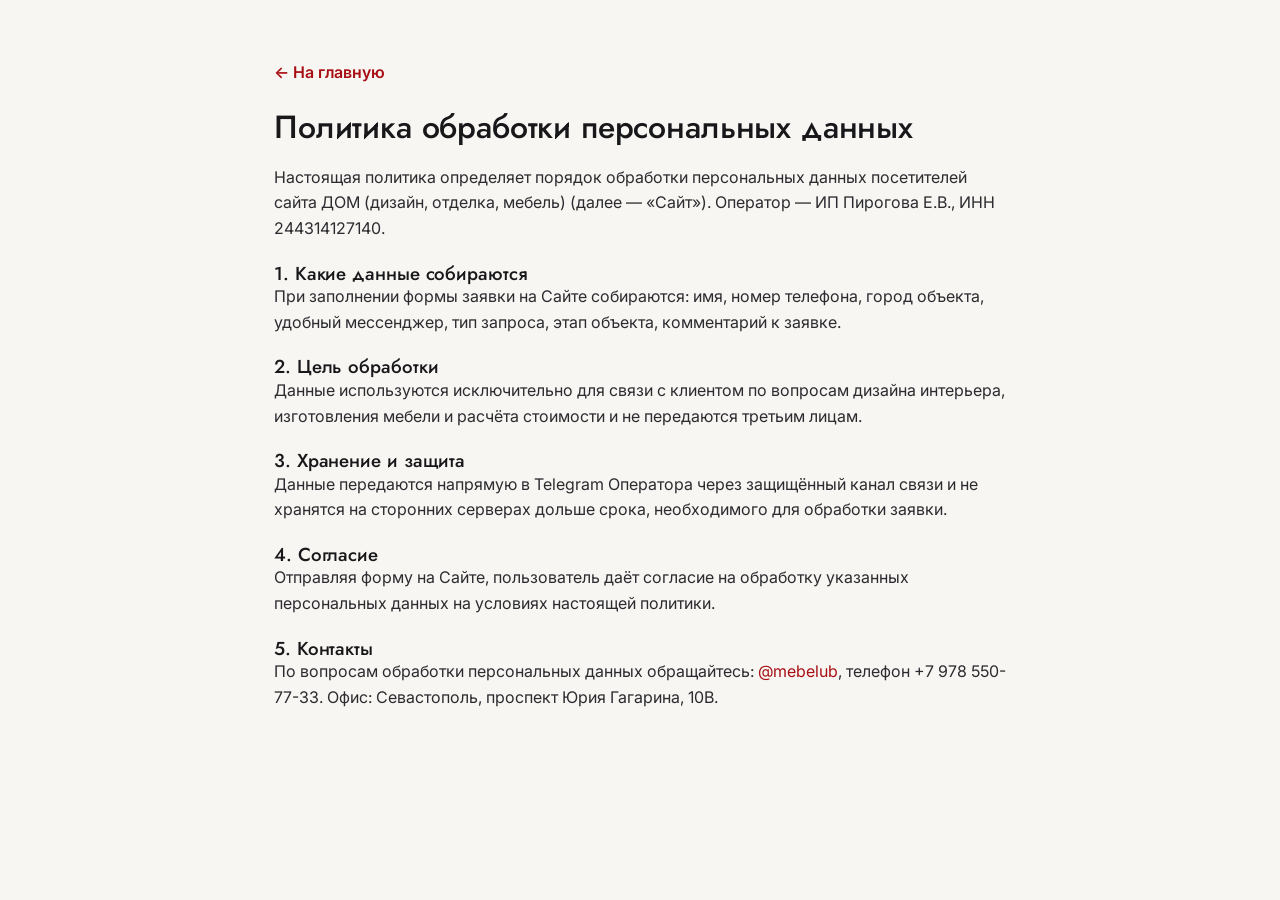
<file: privacy.html>
<!DOCTYPE html>
<html lang="ru">
<head>
<meta charset="UTF-8">
<meta name="viewport" content="width=device-width, initial-scale=1.0">
<title>Политика обработки персональных данных — ДОМ</title>
<link href="https://fonts.googleapis.com/css2?family=Jost:wght@400;500&family=Inter:wght@400;600&display=swap" rel="stylesheet">
<link rel="stylesheet" href="styles.css">
</head>
<body>
<div class="container" style="padding: 60px 24px; max-width: 780px;">
  <a href="index.html" style="color: var(--clr-accent-dark); font-weight: 600;">← На главную</a>
  <h1 style="margin-top: 24px; margin-bottom: 20px;">Политика обработки персональных данных</h1>
  <p>Настоящая политика определяет порядок обработки персональных данных посетителей сайта ДОМ (дизайн, отделка, мебель) (далее — «Сайт»). Оператор — ИП Пирогова Е.В., ИНН 244314127140.</p>
  <h3 style="margin-top:22px">1. Какие данные собираются</h3>
  <p>При заполнении формы заявки на Сайте собираются: имя, номер телефона, город объекта, удобный мессенджер, тип запроса, этап объекта, комментарий к заявке.</p>
  <h3 style="margin-top:22px">2. Цель обработки</h3>
  <p>Данные используются исключительно для связи с клиентом по вопросам дизайна интерьера, изготовления мебели и расчёта стоимости и не передаются третьим лицам.</p>
  <h3 style="margin-top:22px">3. Хранение и защита</h3>
  <p>Данные передаются напрямую в Telegram Оператора через защищённый канал связи и не хранятся на сторонних серверах дольше срока, необходимого для обработки заявки.</p>
  <h3 style="margin-top:22px">4. Согласие</h3>
  <p>Отправляя форму на Сайте, пользователь даёт согласие на обработку указанных персональных данных на условиях настоящей политики.</p>
  <h3 style="margin-top:22px">5. Контакты</h3>
  <p>По вопросам обработки персональных данных обращайтесь: <a href="https://t.me/mebelub" target="_blank" rel="noopener" style="color:var(--clr-accent-dark)">@mebelub</a>, телефон +7 978 550-77-33. Офис: Севастополь, проспект Юрия Гагарина, 10В.</p>
</div>
</body>
</html>
</file>
<file: styles.css>
:root {
  --clr-bg: #f8f6f2;
  --clr-bg-alt: #efece6;
  --clr-surface: #ffffff;
  --clr-ink: #18181b;
  --clr-text: #2b2b30;
  --clr-text-soft: #6b6b73;
  --clr-line: #e3ded4;
  --clr-accent: #d9151c;
  --clr-accent-dark: #a80f15;
  --clr-accent-soft: #fbe9e8;
  --radius: 16px;
  --shadow: 0 18px 44px rgba(40, 30, 20, 0.09);
  --ff-head: 'Jost', 'Trebuchet MS', sans-serif;
  --ff-body: 'Inter', sans-serif;
}

* { box-sizing: border-box; margin: 0; padding: 0; }
html { scroll-behavior: smooth; }
body {
  font-family: var(--ff-body);
  background: var(--clr-bg);
  color: var(--clr-text);
  line-height: 1.6;
  -webkit-font-smoothing: antialiased;
}
img { max-width: 100%; display: block; }
a { color: inherit; text-decoration: none; }
ul { list-style: none; }
h1, h2, h3, h4 { font-family: var(--ff-head); font-weight: 500; color: var(--clr-ink); line-height: 1.1; letter-spacing: -0.005em; }
.container { max-width: 1180px; margin: 0 auto; padding: 0 24px; }
section { padding: 92px 0; }
.section-tag {
  display: inline-block;
  font-size: 12px;
  font-weight: 700;
  letter-spacing: 0.16em;
  text-transform: uppercase;
  color: var(--clr-accent-dark);
  margin-bottom: 16px;
}
.section-tag::before { content: ''; display: inline-block; width: 28px; height: 2px; background: var(--clr-accent); vertical-align: middle; margin-right: 12px; }
.section-title { font-size: 46px; max-width: 800px; margin-bottom: 16px; }
.section-lead { font-size: 17px; color: var(--clr-text-soft); max-width: 720px; margin-bottom: 48px; }

/* Buttons */
.btn {
  display: inline-flex;
  align-items: center;
  justify-content: center;
  gap: 8px;
  font-family: var(--ff-body);
  font-weight: 600;
  font-size: 15px;
  padding: 15px 28px;
  border-radius: 999px;
  border: 1px solid transparent;
  cursor: pointer;
  transition: all 0.2s ease;
  white-space: nowrap;
}
.btn--primary { background: var(--clr-accent); color: #fff; }
.btn--primary:hover { background: var(--clr-accent-dark); }
.btn--dark { background: var(--clr-ink); color: #fff; }
.btn--dark:hover { background: var(--clr-accent-dark); }
.btn--outline { background: transparent; border-color: var(--clr-ink); color: var(--clr-ink); }
.btn--outline:hover { background: var(--clr-ink); color: #fff; }
.btn--block { width: 100%; }

/* Header */
.header {
  position: sticky;
  top: 0;
  z-index: 100;
  background: rgba(248, 246, 242, 0.92);
  backdrop-filter: blur(12px);
  border-bottom: 1px solid transparent;
  transition: border-color 0.2s ease, box-shadow 0.2s ease;
}
.header.scrolled { border-bottom-color: var(--clr-line); box-shadow: 0 6px 24px rgba(40, 30, 20, 0.05); }
.header__inner { display: flex; align-items: center; justify-content: space-between; gap: 24px; min-width: 0; padding: 12px 24px; max-width: 1180px; margin: 0 auto; }
.logo { display: flex; align-items: center; flex-shrink: 0; }
.logo img { height: 42px; width: auto; }
.nav { display: flex; align-items: center; gap: 28px; }
.nav a { white-space: nowrap; font-size: 14px; font-weight: 500; color: var(--clr-text); transition: color 0.2s ease; }
.nav a:hover { color: var(--clr-accent); }
.header__right { display: flex; align-items: center; gap: 18px; flex-shrink: 0; }
.header__phone { font-weight: 600; font-size: 15px; white-space: nowrap; }
.burger { display: none; width: 42px; height: 42px; border: 1px solid var(--clr-line); background: var(--clr-surface); border-radius: 12px; cursor: pointer; position: relative; flex: none; }
.burger span, .burger::before, .burger::after { content: ''; position: absolute; left: 11px; right: 11px; height: 2px; background: var(--clr-ink); border-radius: 2px; transition: all 0.2s ease; }
.burger::before { top: 14px; }
.burger span { top: 20px; }
.burger::after { top: 26px; }
.burger.is-open::before { top: 20px; transform: rotate(45deg); }
.burger.is-open span { opacity: 0; }
.burger.is-open::after { top: 20px; transform: rotate(-45deg); }

/* Hero */
.hero { padding: 56px 0 80px; position: relative; overflow: hidden; }
.hero__grid { display: grid; grid-template-columns: 1.05fr 0.95fr; gap: 56px; align-items: center; position: relative; }
.hero h1 { font-size: 66px; margin-bottom: 24px; font-weight: 500; }
.hero h1 em { font-style: normal; color: var(--clr-accent); }
.hero__lead { font-size: 18px; color: var(--clr-text-soft); max-width: 560px; margin-bottom: 34px; }
.hero__cta { display: flex; flex-wrap: wrap; gap: 14px; margin-bottom: 36px; }
.hero__chips { display: flex; flex-wrap: wrap; gap: 10px; }
.chip { font-size: 13px; font-weight: 600; padding: 8px 16px; border-radius: 999px; border: 1px solid var(--clr-line); background: var(--clr-surface); color: var(--clr-text); }
.hero__visual { position: relative; }
.hero__photo { border-radius: 24px; overflow: hidden; box-shadow: var(--shadow); aspect-ratio: 4 / 4.4; background: var(--clr-bg-alt); }
.hero__photo img { width: 100%; height: 100%; object-fit: cover; }
.hero__card {
  position: absolute;
  left: -36px; bottom: 28px;
  width: 300px;
  background: var(--clr-surface);
  border: 1px solid var(--clr-line);
  border-radius: 18px;
  padding: 22px 22px 20px;
  box-shadow: var(--shadow);
}
.hero__card .hero__card-tag { font-size: 11px; font-weight: 700; letter-spacing: 0.14em; text-transform: uppercase; color: var(--clr-accent-dark); margin-bottom: 8px; }
.hero__card h3 { font-size: 22px; margin-bottom: 8px; line-height: 1.15; }
.hero__card p { font-size: 13.5px; color: var(--clr-text-soft); margin-bottom: 14px; }
.hero__card .btn { padding: 11px 20px; font-size: 14px; }

/* Stats */
.stats { padding: 0; }
.stats__row { display: grid; grid-template-columns: repeat(4, 1fr); border: 1px solid var(--clr-line); border-radius: var(--radius); background: var(--clr-surface); overflow: hidden; }
.stat { padding: 28px 26px; border-left: 1px solid var(--clr-line); }
.stat:first-child { border-left: none; }
.stat b { display: block; font-family: var(--ff-head); font-size: 42px; font-weight: 500; color: var(--clr-accent); line-height: 1; margin-bottom: 8px; }
.stat span { font-size: 14px; color: var(--clr-text-soft); }

/* Pain / solution */
.alt { background: var(--clr-bg-alt); }
.versus { display: grid; grid-template-columns: 1fr 1fr; gap: 22px; }
.versus__col { background: var(--clr-surface); border: 1px solid var(--clr-line); border-radius: 20px; padding: 34px 32px; }
.versus__col--good { border-color: var(--clr-ink); }
.versus__col .versus__label { font-size: 12px; font-weight: 700; letter-spacing: 0.14em; text-transform: uppercase; color: var(--clr-text-soft); margin-bottom: 8px; }
.versus__col--good .versus__label { color: var(--clr-accent-dark); }
.versus__col h3 { font-size: 30px; margin-bottom: 20px; }
.versus__col li { position: relative; padding: 12px 0 12px 30px; border-top: 1px solid var(--clr-line); font-size: 15px; }
.versus__col li:first-child { border-top: none; }
.versus__col li::before { content: '×'; position: absolute; left: 2px; top: 10px; font-size: 22px; line-height: 1.3; color: #b0b0b6; }
.versus__col--good li::before { content: '✓'; font-size: 16px; top: 13px; color: var(--clr-accent); font-weight: 700; }

/* Services */
.srv-grid { display: grid; grid-template-columns: repeat(3, 1fr); gap: 20px; }
.srv { background: var(--clr-surface); border: 1px solid var(--clr-line); border-radius: var(--radius); overflow: hidden; display: flex; flex-direction: column; transition: transform 0.2s ease, box-shadow 0.2s ease, border-color 0.2s ease; }
.srv:hover { transform: translateY(-4px); box-shadow: var(--shadow); border-color: var(--clr-ink); }
.srv__img { aspect-ratio: 16 / 10; overflow: hidden; background: var(--clr-bg-alt); }
.srv__img img { width: 100%; height: 100%; object-fit: cover; }
.srv__body { padding: 26px 26px 28px; display: flex; flex-direction: column; flex: 1; }
.srv .srv__price { flex: none; font-size: 12px; font-weight: 700; letter-spacing: 0.1em; text-transform: uppercase; color: var(--clr-accent-dark); margin-bottom: 8px; }
.srv h3 { font-size: 28px; margin-bottom: 10px; }
.srv p { font-size: 15px; color: var(--clr-text-soft); flex: 1; }
.srv ul { margin-top: 14px; }
.srv li { font-size: 14px; padding: 4px 0 4px 22px; position: relative; }
.srv li::before { content: ''; position: absolute; left: 0; top: 13px; width: 10px; height: 2px; background: var(--clr-accent); }

/* Pricing */
.price-block { margin-bottom: 44px; }
.price-block h3 { font-size: 30px; margin-bottom: 6px; }
.price-block > p { color: var(--clr-text-soft); font-size: 15px; margin-bottom: 20px; }
.tariffs { display: grid; grid-template-columns: repeat(3, 1fr); gap: 18px; }
.tariff { background: var(--clr-surface); border: 1px solid var(--clr-line); border-radius: var(--radius); padding: 28px 26px; display: flex; flex-direction: column; position: relative; }
.tariff--hit { border-color: var(--clr-ink); box-shadow: var(--shadow); }
.tariff__badge { position: absolute; top: -12px; left: 24px; background: var(--clr-accent); color: #fff; font-size: 11px; font-weight: 700; letter-spacing: 0.1em; text-transform: uppercase; padding: 5px 12px; border-radius: 999px; }
.tariff .tariff__name { font-family: var(--ff-head); font-size: 26px; font-weight: 500; color: var(--clr-ink); margin-bottom: 6px; }
.tariff .tariff__price { font-family: var(--ff-head); font-size: 38px; font-weight: 500; color: var(--clr-accent); line-height: 1; margin-bottom: 4px; }
.tariff .tariff__price small { font-size: 16px; color: var(--clr-text-soft); font-weight: 400; }
.tariff .tariff__unit { font-size: 13px; color: var(--clr-text-soft); margin-bottom: 16px; }
.tariff p { font-size: 14.5px; color: var(--clr-text-soft); }
.tariff .tariff__name { font-size: 26px; color: var(--clr-ink); }
.price-note { font-size: 13.5px; color: var(--clr-text-soft); background: var(--clr-surface); border: 1px dashed var(--clr-line); border-radius: 12px; padding: 14px 18px; margin-top: 18px; }
.price-note b { color: var(--clr-ink); }
.furniture-row { display: flex; align-items: center; justify-content: space-between; gap: 24px; background: var(--clr-ink); color: #fff; border-radius: 20px; padding: 32px 36px; }
.furniture-row h3 { color: #fff; font-size: 28px; margin-bottom: 6px; }
.furniture-row p { color: #c9c9cf; font-size: 15px; max-width: 640px; }

/* Offers */
.offer-grid { display: grid; grid-template-columns: repeat(3, 1fr); gap: 20px; }
.offer-card { background: var(--clr-surface); border: 1px solid var(--clr-line); border-radius: var(--radius); padding: 30px 28px; }
.offer-card__num { font-family: var(--ff-head); font-size: 38px; color: var(--clr-accent); line-height: 1; margin-bottom: 14px; font-weight: 500; }
.offer-card h3 { font-size: 24px; margin-bottom: 10px; }
.offer-card p { font-size: 15px; color: var(--clr-text-soft); }
.offer-card--gift { background: var(--clr-accent-soft); border-color: transparent; }

/* Steps */
.steps { display: grid; grid-template-columns: repeat(3, 1fr); gap: 20px; }
.step { background: var(--clr-surface); border: 1px solid var(--clr-line); border-radius: var(--radius); padding: 28px 26px; }
.step__n { display: inline-flex; width: 42px; height: 42px; align-items: center; justify-content: center; border-radius: 50%; background: var(--clr-ink); color: #fff; font-weight: 700; font-size: 15px; margin-bottom: 18px; }
.step h3 { font-size: 24px; margin-bottom: 10px; }
.step p { font-size: 14.5px; color: var(--clr-text-soft); }
.terms { margin-top: 22px; font-size: 14.5px; color: var(--clr-text-soft); background: var(--clr-surface); border-left: 3px solid var(--clr-accent); border-radius: 0 12px 12px 0; padding: 16px 20px; }

/* Portfolio */
.gallery { display: grid; grid-template-columns: repeat(12, 1fr); grid-auto-rows: 200px; gap: 14px; }
.gallery figure { border-radius: 16px; overflow: hidden; background: var(--clr-bg-alt); }
.gallery img { width: 100%; height: 100%; object-fit: cover; transition: transform 0.5s ease; }
.gallery figure:hover img { transform: scale(1.04); }
.g1 { grid-column: span 7; grid-row: span 2; }
.g2 { grid-column: span 5; }
.g3 { grid-column: span 5; }
.g4 { grid-column: span 4; grid-row: span 2; }
.g5 { grid-column: span 8; }
.g6 { grid-column: span 4; }
.g7 { grid-column: span 4; }

/* Partners */
.partners { display: grid; grid-template-columns: 1fr 1fr; gap: 40px; align-items: center; background: var(--clr-ink); border-radius: 24px; padding: 48px 48px; color: #fff; }
.partners .section-tag { color: #ff8a8e; }
.partners .section-tag::before { background: #ff8a8e; }
.partners h2 { color: #fff; font-size: 38px; margin-bottom: 14px; }
.partners p { color: #c9c9cf; font-size: 15.5px; }
.partners__list { display: grid; gap: 10px; }
.partners__list div { border: 1px solid #3a3a41; border-radius: 12px; padding: 14px 18px; font-weight: 500; }
.partners .btn { margin-top: 22px; }

/* FAQ */
.faq { max-width: 860px; }
.faq__item { border-bottom: 1px solid var(--clr-line); }
.faq__item summary { list-style: none; cursor: pointer; padding: 24px 0; font-family: var(--ff-head); font-size: 26px; font-weight: 500; color: var(--clr-ink); display: flex; justify-content: space-between; gap: 20px; align-items: center; }
.faq__item summary::-webkit-details-marker { display: none; }
.faq__item summary::after { content: '+'; font-family: var(--ff-body); font-size: 26px; color: var(--clr-accent); flex: none; transition: transform 0.2s ease; }
.faq__item[open] summary::after { transform: rotate(45deg); }
.faq__item p { padding: 0 0 24px; color: var(--clr-text-soft); max-width: 720px; }

/* Contact */
.contact__grid { display: grid; grid-template-columns: 1fr 1fr; gap: 40px; align-items: start; }
.form { background: var(--clr-surface); border: 1px solid var(--clr-line); border-radius: 24px; padding: 38px 34px; box-shadow: var(--shadow); }
.form h3 { font-size: 34px; margin-bottom: 8px; }
.form__sub { color: var(--clr-text-soft); font-size: 15px; margin-bottom: 24px; }
.field { margin-bottom: 14px; }
.field label { display: block; font-size: 13px; font-weight: 600; margin-bottom: 6px; color: var(--clr-text); }
.field input, .field select, .field textarea {
  width: 100%;
  font-family: var(--ff-body);
  font-size: 15px;
  padding: 14px 16px;
  border: 1px solid var(--clr-line);
  border-radius: 12px;
  background: var(--clr-bg);
  color: var(--clr-ink);
  transition: border-color 0.2s ease;
}
.field input:focus, .field select:focus, .field textarea:focus { outline: none; border-color: var(--clr-accent); background: #fff; }
.field-row { display: grid; grid-template-columns: 1fr 1fr; gap: 14px; }
.form__agree { font-size: 12px; color: var(--clr-text-soft); margin-top: 14px; }
.form__agree a { color: var(--clr-accent-dark); text-decoration: underline; }
.contacts { display: grid; gap: 14px; }
.contact-card { display: flex; gap: 16px; align-items: flex-start; background: var(--clr-surface); border: 1px solid var(--clr-line); border-radius: 16px; padding: 20px 22px; }
.contact-card__icon { width: 44px; height: 44px; border-radius: 12px; background: var(--clr-accent-soft); color: var(--clr-accent-dark); display: flex; align-items: center; justify-content: center; flex: none; }
.contact-card__icon svg { width: 22px; height: 22px; }
.contact-card small { display: block; font-size: 12px; font-weight: 700; letter-spacing: 0.1em; text-transform: uppercase; color: var(--clr-text-soft); margin-bottom: 3px; }
.contact-card b { font-weight: 600; font-size: 16px; color: var(--clr-ink); }
.contact-card a:hover { color: var(--clr-accent); }
.map { border-radius: 16px; overflow: hidden; border: 1px solid var(--clr-line); }
.map iframe { display: block; width: 100%; height: 260px; border: 0; }

/* Footer */
.footer { padding: 44px 0; border-top: 1px solid var(--clr-line); font-size: 14px; color: var(--clr-text-soft); }
.footer__inner { display: flex; justify-content: space-between; align-items: center; gap: 20px; flex-wrap: wrap; }
.footer__links { display: flex; gap: 22px; flex-wrap: wrap; }
.footer a:hover { color: var(--clr-accent); }

/* FAB */
.fab { position: fixed; right: 20px; bottom: 20px; z-index: 90; display: flex; align-items: center; gap: 10px; padding: 14px 22px; background: var(--clr-accent); color: #fff; border-radius: 999px; font-weight: 600; font-size: 14px; box-shadow: 0 12px 30px rgba(217, 21, 28, 0.32); transition: background 0.2s ease; }
.fab:hover { background: var(--clr-accent-dark); }
.fab svg { width: 20px; height: 20px; }

/* Reveal */
.reveal { opacity: 0; transform: translateY(20px); transition: opacity 0.6s ease, transform 0.6s ease; }
.reveal.is-visible { opacity: 1; transform: none; }

/* Responsive */
@media (max-width: 1400px) {
  .header__phone { display: none; }
}
@media (max-width: 1180px) {
  .nav { gap: 18px; }
  .nav a { font-size: 13px; }
  .hero h1 { font-size: 56px; }
  .hero__card { left: -16px; }
}
@media (max-width: 1100px) {
  .burger { display: block; }
  .nav {
    position: absolute;
    top: 100%; left: 0; right: 0;
    flex-direction: column;
    align-items: flex-start;
    gap: 0;
    background: var(--clr-bg);
    border-bottom: 1px solid var(--clr-line);
    padding: 8px 24px 20px;
    display: none;
  }
  .nav.is-open { display: flex; }
  .nav a { padding: 14px 0; width: 100%; font-size: 16px; border-bottom: 1px solid var(--clr-line); }
  .header__phone { display: none; }
  .header__inner { position: relative; }
  .srv-grid, .offer-grid, .steps { grid-template-columns: repeat(2, 1fr); }
}
@media (max-width: 900px) {
  section { padding: 68px 0; }
  .section-title { font-size: 36px; }
  .hero { padding: 36px 0 60px; }
  .hero__grid, .contact__grid, .versus, .partners { grid-template-columns: 1fr; gap: 36px; }
  .hero h1 { font-size: 46px; }
  .hero__card { left: 16px; right: 16px; width: auto; bottom: 16px; }
  .stats__row { grid-template-columns: repeat(2, 1fr); }
  .stat:nth-child(3) { border-left: none; }
  .stat:nth-child(n+3) { border-top: 1px solid var(--clr-line); }
  .tariffs { grid-template-columns: 1fr; }
  .furniture-row { flex-direction: column; align-items: flex-start; }
  .gallery { grid-auto-rows: 150px; }
  .partners { padding: 34px 26px; }
}
@media (max-width: 560px) {
  .container, .header__inner { padding-left: 16px; padding-right: 16px; }
  .header .btn { display: none; }
  .hero h1 { font-size: 38px; }
  .section-title { font-size: 31px; }
  .srv-grid, .offer-grid, .steps { grid-template-columns: 1fr; }
  .field-row { grid-template-columns: 1fr; }
  .form { padding: 28px 20px; }
  .stat b { font-size: 34px; }
  .stat { padding: 22px 18px; }
  .versus__col { padding: 26px 22px; }
  .fab span { display: none; }
  .fab { padding: 15px; }
  .faq__item summary { font-size: 22px; }
  .hero__photo { aspect-ratio: 4 / 5; }
  .gallery { grid-template-columns: repeat(2, 1fr); grid-auto-rows: 140px; }
  .g1 { grid-column: span 2; grid-row: span 2; }
  .g2, .g3, .g6, .g7 { grid-column: span 1; grid-row: span 1; }
  .g5 { grid-column: span 2; grid-row: span 1; }
  .g4 { grid-column: span 1; grid-row: span 2; }
  .logo img { height: 36px; }
}
</file>
<file: blog/blog.css>
/* Стили блога. Цвета берутся из палитры сайта: install.mjs прописывает --b-* в blog.config.json (theme). */
:root { --b-bg: #fff; --b-surface: #fff; --b-ink: #18181b; --b-text: #2b2b30; --b-soft: #6b6b73; --b-line: #e5e5e5; --b-accent: #2563eb; --b-accent-soft: #eef3ff; --b-radius: 16px; }
.blog { padding: 112px 0 72px; background: var(--b-bg); color: var(--b-text); }
.blog > section, .blog > article { width: 100%; max-width: 1160px; margin: 0 auto; padding: 0 20px; }
.b-crumbs { display: flex; gap: 8px; flex-wrap: wrap; font-size: 14px; color: var(--b-soft); margin-bottom: 22px; }
.b-crumbs a { color: var(--b-soft); text-decoration: none; }
.b-crumbs a:hover { color: var(--b-accent); }
.b-meta { display: flex; flex-wrap: wrap; align-items: center; gap: 6px 14px; font-size: 14px; color: var(--b-soft); }
.b-chip { display: inline-block; padding: 3px 12px; border-radius: 999px; background: var(--b-accent-soft); color: var(--b-accent); font-weight: 600; font-size: 13px; }
.b-head h1 { font-family: var(--ff-head, inherit); color: var(--b-ink); font-size: clamp(28px, 4.4vw, 46px); line-height: 1.15; margin: 14px 0 16px; letter-spacing: -0.01em; }
.b-lead { font-size: 19px; line-height: 1.55; color: var(--b-soft); max-width: 720px; }
.b-author { margin-top: 14px; font-size: 14px; color: var(--b-soft); }

/* Статья */
.b-article { max-width: 780px !important; }
.b-cover { margin: 28px 0 8px; border-radius: var(--b-radius); overflow: hidden; }
.b-cover img { display: block; width: 100%; height: auto; }
.b-toc { margin: 28px 0; padding: 20px 24px; border: 1px solid var(--b-line); border-radius: var(--b-radius); background: var(--b-surface); }
.b-toc ol { list-style: none; margin: 10px 0 0; padding: 0; }
.b-toc li + li { margin-top: 6px; }
.b-toc a { color: var(--b-text); text-decoration: none; }
.b-toc a:hover { color: var(--b-accent); }
.b-content { font-size: 18px; line-height: 1.75; margin-top: 28px; }
.b-content h2 { font-family: var(--ff-head, inherit); color: var(--b-ink); font-size: clamp(24px, 3vw, 31px); line-height: 1.25; margin: 2em 0 .6em; scroll-margin-top: 100px; }
.b-content h3 { font-family: var(--ff-head, inherit); color: var(--b-ink); font-size: 22px; margin: 1.6em 0 .5em; scroll-margin-top: 100px; }
.b-content p { margin: 0 0 1.1em; }
.b-content ul, .b-content ol { margin: 0 0 1.2em; padding-left: 1.4em; }
.b-content ul { list-style: disc; }
.b-content ol { list-style: decimal; }
.b-content li + li { margin-top: 8px; }
.b-content li::marker { color: var(--b-accent); }
.b-content a { color: var(--b-accent); text-decoration: underline; text-underline-offset: 3px; }
.b-content img { max-width: 100%; height: auto; border-radius: 12px; margin: 8px 0; }
.b-content hr { border: 0; border-top: 1px solid var(--b-line); margin: 2em 0; }
.b-content blockquote { margin: 1.4em 0; padding: 16px 22px; border-left: 4px solid var(--b-accent); background: var(--b-accent-soft); border-radius: 0 12px 12px 0; }
.b-content blockquote p:last-child { margin-bottom: 0; }
.b-content code { background: var(--b-accent-soft); padding: 2px 6px; border-radius: 6px; font-size: .92em; }
.b-content pre { overflow-x: auto; padding: 16px; border-radius: 12px; background: var(--b-accent-soft); margin: 0 0 1.2em; }
.b-table { overflow-x: auto; margin: 1.4em 0; border: 1px solid var(--b-line); border-radius: 12px; }
.b-table table { width: 100%; border-collapse: collapse; font-size: 16px; line-height: 1.5; }
.b-table th, .b-table td { padding: 12px 16px; text-align: left; border-bottom: 1px solid var(--b-line); vertical-align: top; }
.b-table th { background: var(--b-accent-soft); color: var(--b-ink); font-weight: 600; white-space: nowrap; }
.b-table tr:last-child td { border-bottom: 0; }

.b-faq { margin-top: 44px; }
.b-faq h2 { font-family: var(--ff-head, inherit); color: var(--b-ink); font-size: 28px; margin-bottom: 16px; }
.b-faq details { border: 1px solid var(--b-line); border-radius: 12px; background: var(--b-surface); margin-bottom: 10px; padding: 0 20px; }
.b-faq summary { cursor: pointer; padding: 16px 0; font-weight: 600; color: var(--b-ink); list-style: none; display: flex; justify-content: space-between; gap: 16px; }
.b-faq summary::-webkit-details-marker { display: none; }
.b-faq summary::after { content: '+'; color: var(--b-accent); font-size: 22px; line-height: 1; }
.b-faq details[open] summary::after { content: '−'; }
.b-faq details p { padding: 0 0 18px; color: var(--b-text); line-height: 1.65; }
.b-disclaimer { margin-top: 32px; font-size: 14px; line-height: 1.55; color: var(--b-soft); padding-top: 16px; border-top: 1px solid var(--b-line); }
.b-cta { margin-top: 40px; padding: 32px; border-radius: var(--b-radius); background: var(--b-accent-soft); border: 1px solid var(--b-line); text-align: left; }
.b-cta h2 { font-family: var(--ff-head, inherit); color: var(--b-ink); font-size: 26px; margin-bottom: 8px; }
.b-cta p { margin-bottom: 18px; color: var(--b-text); max-width: 560px; }
.b-cta__btn { display: inline-flex; }
.b-preview { margin: 0 0 22px; padding: 12px 16px; border-radius: 12px; background: #fff4d6; color: #6b4e00; font-size: 14px; border: 1px solid #f0d98a; }

/* Карточки */
.b-grid { display: grid; grid-template-columns: repeat(3, 1fr); gap: 24px; margin-top: 32px; }
.b-card { display: flex; flex-direction: column; background: var(--b-surface); border: 1px solid var(--b-line); border-radius: var(--b-radius); overflow: hidden; transition: transform .2s, box-shadow .2s; }
.b-card:hover { transform: translateY(-3px); box-shadow: 0 16px 36px rgba(20, 20, 30, .09); }
.b-card__img { display: block; aspect-ratio: 16 / 10; overflow: hidden; background: var(--b-accent-soft); }
.b-card__img img { width: 100%; height: 100%; object-fit: cover; display: block; }
.b-card__body { display: flex; flex-direction: column; gap: 10px; padding: 22px; flex: 1; }
.b-card h3 { font-family: var(--ff-head, inherit); font-size: 20px; line-height: 1.3; margin: 0; }
.b-card h3 a { color: var(--b-ink); text-decoration: none; }
.b-card h3 a:hover { color: var(--b-accent); }
.b-card p { color: var(--b-soft); font-size: 15px; line-height: 1.55; margin: 0; }
.b-more { margin-top: auto; padding-top: 6px; color: var(--b-accent); font-weight: 600; text-decoration: none; }
.b-more::after { content: ' →'; }
.b-related { margin-top: 72px !important; }
.b-related h2, .b-home h2 { font-family: var(--ff-head, inherit); color: var(--b-ink); font-size: clamp(26px, 3.4vw, 36px); }
.b-empty { margin-top: 32px; color: var(--b-soft); }

/* Блок на главной */
.b-home { padding: 88px 0; background: var(--b-bg); }
.b-home .container { max-width: 1160px; margin: 0 auto; padding: 0 20px; }
.b-home__head { display: flex; justify-content: space-between; align-items: flex-end; gap: 16px; flex-wrap: wrap; }
.b-home .b-more { margin-top: 0; }

@media (max-width: 960px) { .b-grid { grid-template-columns: repeat(2, 1fr); } }
@media (max-width: 640px) {
  .blog { padding: 92px 0 48px; }
  .b-grid { grid-template-columns: 1fr; gap: 18px; }
  .b-content { font-size: 17px; }
  .b-lead { font-size: 17px; }
  .b-cta { padding: 24px 20px; }
  .b-home { padding: 56px 0; }
}

/* тема сайта */
:root{--b-accent:var(--clr-accent);--b-accent-soft:var(--clr-accent-soft);--b-bg:var(--clr-bg);--b-surface:var(--clr-surface);--b-ink:var(--clr-ink);--b-text:var(--clr-text);--b-soft:var(--clr-text-soft);--b-line:var(--clr-line)}
</file>
